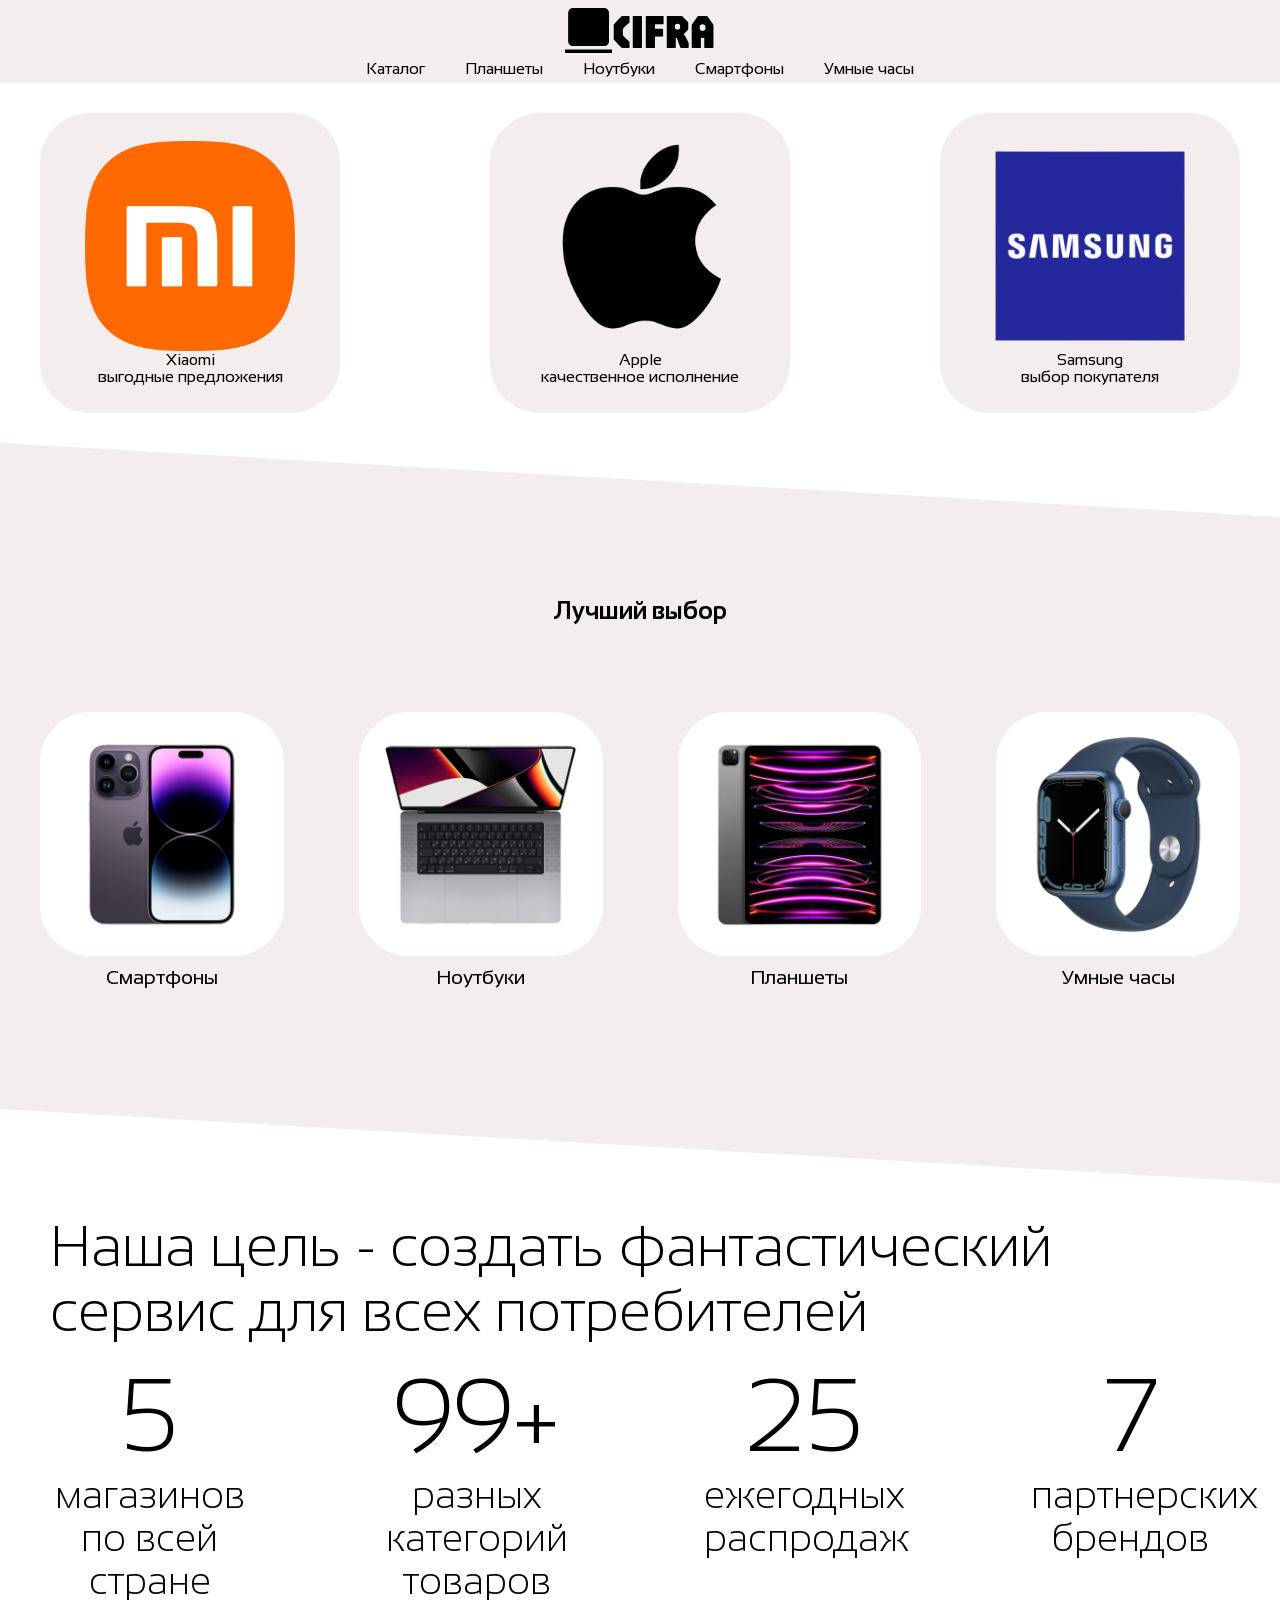
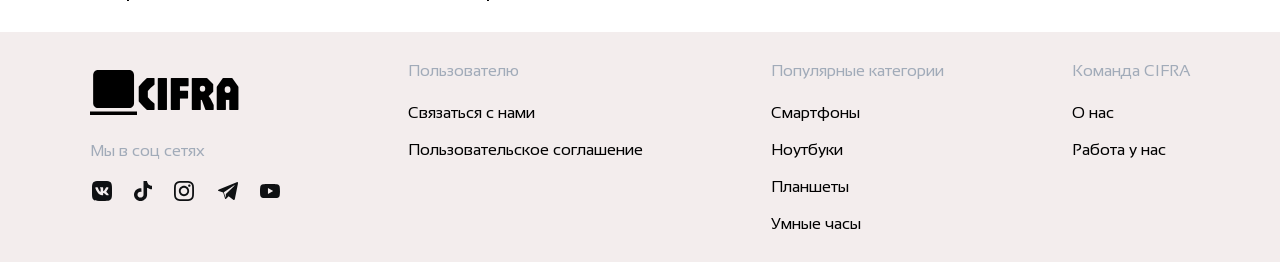
<file: index.html>
<!DOCTYPE html>
<html lang="ru">
<head>
    <link rel="preconnect" href="https://fonts.googleapis.com">
    <link rel="preconnect" href="https://fonts.gstatic.com" crossorigin>
    <link href="https://fonts.googleapis.com/css2?family=Sansation:ital,wght@0,300;0,400;0,700;1,300;1,400;1,700&display=swap" rel="stylesheet">
    <link href="https://fonts.googleapis.com/css2?family=Jaro:opsz@6..72&family=Sansation:ital,wght@0,300;0,400;0,700;1,300;1,400;1,700&display=swap" rel="stylesheet">
    <link rel="stylesheet" href="css/main.css">
    <meta charset="UTF-8">
    <meta name="viewport" content="width=device-width, initial-scale=1.0">
    <title>Главная</title>
</head>
<body>
    <header>
   
        <a href="index.html" class="logo">
            <svg width="43" height="41" viewBox="0 0 43 41" fill="none" xmlns="http://www.w3.org/2000/svg">
                <path d="M7.16667 0C6.02624 0 4.93251 0.498419 4.12611 1.38561C3.3197 2.2728 2.86667 3.47609 2.86667 4.73077V29.9615C2.86667 31.2162 3.3197 32.4195 4.12611 33.3067C4.93251 34.1939 6.02624 34.6923 7.16667 34.6923H35.8333C36.9738 34.6923 38.0675 34.1939 38.8739 33.3067C39.6803 32.4195 40.1333 31.2162 40.1333 29.9615V4.73077C40.1333 3.47609 39.6803 2.2728 38.8739 1.38561C38.0675 0.498419 36.9738 0 35.8333 0H7.16667ZM0 41H43V37.8462H0V41Z" fill="black"/>
            </svg>

            <p>CIFRA</p>
        </a>

        <button class="burger-menu">☰</button>

        <nav>
            <button class="close-btn">✕</button>
            <ul>
                <li><a href="catalog.html?cat=all">Каталог</a></li>
                <li><a href="catalog.html?cat=tablets">Планшеты</a></li>
                <li><a href="catalog.html?cat=laptops">Ноутбуки</a></li>
                <li><a href="catalog.html?cat=smartphones">Смартфоны</a></li>
                <li><a href="catalog.html?cat=watches">Умные часы</a></li>
            </ul>
        </nav>


    </header>

    <section class="models">

        
        <a href="catalog.html?cat=all&brand=xiaomi">
            <img src="img/Xiaomi.png" alt="Xiaomi">
            <p>Xiaomi</p>
            <p>выгодные предложения</p>
        </a>
       

        
        <a href="catalog.html?cat=all&brand=apple">
            <img src="img/Apple.png" alt="Apple">
            <p>Apple</p>
            <p>качественное исполнение</p>
        </a>
      

       
        <a href="catalog.html?cat=all&brand=samsung">
            <img src="img/Samsung.png" alt="Samsung">
            <p>Samsung</p>
            <p>выбор покупателя</p>
        </a>
        


    </section>

    <section class="goods">
        <h1>
            Лучший выбор
        </h1>

        <div class="assort">

            <div class="card">

                <a href="catalog.html?cat=smartphones">
                    <div>
                        <img src="img/Smartphone.png" alt="Smartphone">
                    </div>
                </a>

            <p>Смартфоны</p>

            </div>  

            <div class="card">

            <a href="catalog.html?cat=laptops">     
                    <div>
                        <img src="img/Notebook.png" alt="Laptop">
                    </div>
            </a>

            <p>Ноутбуки</p>
            
            </div>

            <div class="card">

            <a href="catalog.html?cat=tablets">    
                    <div>
                        <img src="img/Tablet.png" alt="Tablet">
                    </div>
            </a>

            <p>Планшеты</p>
            
            </div>

            <div class="card">

                <a href="catalog.html?cat=watches">
                    <div>
                        <img src="img/Smartwatch.png" alt="Watches">
                    </div>
            </a>

            <p>Умные часы</p>
            
            </div>
        </div>

    </section>

    <article>
        <p class="top">
            Наша цель - создать фантастический
            сервис для всех потребителей
        </p>

        <section>
            <div>
                <p class="number">
                    5
                </p>

                <p>
                    магазинов
                    по всей
                    стране
                </p>
            </div>

            <div>
                <p class="number">
                    99+
                </p>

                <p>
                    разных
                    категорий
                    товаров
                </p>
            </div>

           <div>
                <p class="number">
                    25
                </p>

                <p>
                    ежегодных
                    распродаж
                </p>
            </div>

           <div>
                <p class="number">
                    7
                </p>

                <p>
                    партнерских
                    брендов
                </p>
            </div>
        </section>
    </article>

    <footer>
        <div class="footerleft">
            <a href="index.html" class="footerlogo">
                <svg width="43" height="41" viewBox="0 0 43 41" fill="none" xmlns="http://www.w3.org/2000/svg">
                <path d="M7.16667 0C6.02624 0 4.93251 0.498419 4.12611 1.38561C3.3197 2.2728 2.86667 3.47609 2.86667 4.73077V29.9615C2.86667 31.2162 3.3197 32.4195 4.12611 33.3067C4.93251 34.1939 6.02624 34.6923 7.16667 34.6923H35.8333C36.9738 34.6923 38.0675 34.1939 38.8739 33.3067C39.6803 32.4195 40.1333 31.2162 40.1333 29.9615V4.73077C40.1333 3.47609 39.6803 2.2728 38.8739 1.38561C38.0675 0.498419 36.9738 0 35.8333 0H7.16667ZM0 41H43V37.8462H0V41Z" fill="black"/>
                </svg>

                <h1>CIFRA</h1>
            </a>

            <p>Мы в соц сетях</p>

            <div class="socweb">

                <a href="#">
                    <svg width="24" height="24" viewBox="0 0 24 24" fill="none" xmlns="http://www.w3.org/2000/svg">
                    <path d="M15.0728 1.99963C20.6769 1.99965 21.9995 3.333 21.9995 8.93713V15.0729C21.9995 20.6771 20.6663 21.9996 15.062 21.9996H8.92627C3.32238 21.9996 1.99951 20.6663 1.99951 15.0621V8.92639C1.99958 3.33296 3.333 1.99965 8.93701 1.99963H15.0728ZM5.854 8.35413C5.43733 8.35413 5.354 8.55236 5.354 8.77112C5.35422 9.15713 5.84373 11.0735 7.65576 13.6041C8.86412 15.3333 10.5623 16.2711 12.104 16.2711C13.0309 16.2711 13.146 16.0627 13.146 15.7086V14.3961C13.146 13.9796 13.2289 13.8962 13.5308 13.8961C13.7495 13.8961 14.1144 14.0003 14.979 14.8336C15.9683 15.823 16.1352 16.271 16.687 16.2711H18.146C18.5623 16.271 18.7706 16.0627 18.646 15.6569C18.5106 15.2506 18.0415 14.6562 17.4165 13.9479C17.0728 13.5417 16.5625 13.1149 16.4165 12.8961C16.1978 12.6149 16.2603 12.4892 16.4165 12.2496C16.4359 12.2122 18.1984 9.73487 18.3745 8.88538C18.4683 8.57287 18.3745 8.35413 17.937 8.35413H16.479C16.104 8.35413 15.937 8.55236 15.8433 8.77112C15.8321 8.7985 15.0961 10.5919 14.0522 11.7496C13.7085 12.0934 13.562 12.1979 13.3745 12.1979C13.2808 12.1977 13.146 12.0931 13.146 11.7809V8.88538C13.146 8.51046 13.0414 8.35416 12.729 8.35413H10.437C10.2081 8.35422 10.0623 8.53102 10.062 8.68713C10.062 9.0413 10.5835 9.125 10.646 10.1041V12.2496C10.646 12.7184 10.562 12.8024 10.3745 12.8024C9.88481 12.8019 8.67652 10.989 7.96826 8.90588C7.82248 8.52074 7.68689 8.35413 7.31201 8.35413H5.854Z" fill="#0F1113"/>
                    </svg>
                </a>

                <a href="#">
                    <svg width="18" height="20" viewBox="0 0 18 20" fill="none" xmlns="http://www.w3.org/2000/svg">
                    <path d="M15.7584 4.27729C15.6183 4.20752 15.4818 4.13104 15.3496 4.04813C14.9651 3.80333 14.6125 3.51489 14.2995 3.18901C13.5165 2.32613 13.224 1.45076 13.1163 0.837875H13.1206C13.0306 0.32915 13.0678 0 13.0734 0H9.50666V13.2818C9.50666 13.4602 9.50666 13.6364 9.49887 13.8106C9.49887 13.8322 9.49671 13.8522 9.49541 13.8756C9.49541 13.8851 9.49541 13.8951 9.49325 13.9051C9.49325 13.9076 9.49325 13.9101 9.49325 13.9126C9.45565 14.3892 9.29702 14.8495 9.03131 15.2532C8.7656 15.6568 8.40096 15.9914 7.96945 16.2275C7.51973 16.4739 7.01109 16.6032 6.49369 16.6025C4.83188 16.6025 3.48504 15.2976 3.48504 13.686C3.48504 12.0744 4.83188 10.7695 6.49369 10.7695C6.80826 10.7692 7.12089 10.8169 7.41999 10.9107L7.42431 7.41338C6.51634 7.30043 5.59391 7.36992 4.71522 7.61747C3.83653 7.86502 3.02065 8.28524 2.31905 8.85164C1.70428 9.36603 1.18745 9.97979 0.791797 10.6653C0.641235 10.9153 0.0731662 11.9198 0.00437489 13.5502C-0.0388901 14.4755 0.249687 15.4342 0.38727 15.8305V15.8388C0.4738 16.0721 0.809103 16.8683 1.35554 17.5395C1.79617 18.078 2.31675 18.5509 2.90053 18.9432V18.9349L2.90918 18.9432C4.63589 20.0732 6.55036 19.999 6.55036 19.999C6.88177 19.9861 7.99195 19.999 9.25269 19.4236C10.651 18.7857 11.4471 17.8354 11.4471 17.8354C11.9557 17.2675 12.3601 16.6204 12.6429 15.9217C12.9657 15.1047 13.0734 14.1247 13.0734 13.7331V6.68675C13.1167 6.71175 13.693 7.07881 13.693 7.07881C13.693 7.07881 14.5232 7.59129 15.8186 7.92502C16.7479 8.16251 18 8.21251 18 8.21251V4.80268C17.5613 4.84851 16.6705 4.71518 15.7584 4.27729Z" fill="#0F1113"/>
                    </svg>
                </a>

                <a href="#">
                    <svg width="24" height="24" viewBox="0 0 24 24" fill="none" xmlns="http://www.w3.org/2000/svg">
                    <path fill-rule="evenodd" clip-rule="evenodd" d="M7.87701 2.06018C8.94358 2.01151 9.28416 2 12 2C14.7158 2 15.0564 2.01151 16.1229 2.06018C17.1874 2.10873 17.9143 2.27778 18.5504 2.52501C19.208 2.78053 19.7656 3.12245 20.3215 3.67839C20.8775 4.23435 21.2195 4.79203 21.475 5.44958C21.7222 6.08569 21.8913 6.81259 21.9398 7.87701C21.9885 8.94362 22 9.28416 22 12C22 14.7158 21.9885 15.0564 21.9398 16.123C21.8913 17.1874 21.7222 17.9143 21.475 18.5504C21.2195 19.208 20.8775 19.7656 20.3215 20.3215C19.7656 20.8775 19.208 21.2195 18.5504 21.475C17.9143 21.7222 17.1874 21.8913 16.1229 21.9398C15.0564 21.9885 14.7158 22 12 22C9.28416 22 8.94358 21.9885 7.87701 21.9398C6.81259 21.8913 6.08569 21.7222 5.44958 21.475C4.79203 21.2195 4.23432 20.8775 3.67839 20.3215C3.12242 19.7656 2.78053 19.2079 2.52496 18.5504C2.27775 17.9143 2.10873 17.1874 2.06014 16.123C2.01147 15.0564 2 14.7158 2 12C2 9.28413 2.01147 8.94362 2.06014 7.87701C2.10873 6.81259 2.27775 6.08569 2.52496 5.44958C2.78053 4.79203 3.12242 4.23435 3.67839 3.67839C4.23432 3.12245 4.79203 2.78053 5.44958 2.52501C6.08569 2.27778 6.81259 2.10873 7.87701 2.06018ZM16.0408 3.86007C14.9864 3.81196 14.6701 3.8018 12 3.8018C9.32985 3.8018 9.0136 3.81196 7.9591 3.86007C6.98415 3.90457 6.45462 4.06748 6.10225 4.20443C5.63551 4.38584 5.30235 4.60253 4.95244 4.95248C4.60253 5.30239 4.38579 5.63551 4.20438 6.10229C4.06748 6.45466 3.90457 6.98415 3.86007 7.95915C3.81196 9.0136 3.8018 9.32989 3.8018 12C3.8018 14.6701 3.81196 14.9864 3.86007 16.0408C3.90457 17.0158 4.06748 17.5454 4.20438 17.8977C4.38579 18.3645 4.60253 18.6976 4.95244 19.0475C5.30235 19.3975 5.63551 19.6142 6.10225 19.7955C6.45462 19.9325 6.98415 20.0955 7.95915 20.1399C9.01345 20.188 9.32965 20.1982 12 20.1982C14.6703 20.1982 14.9865 20.188 16.0408 20.1399C17.0158 20.0955 17.5453 19.9325 17.8976 19.7955C18.3645 19.6142 18.6976 19.3975 19.0475 19.0475C19.3975 18.6976 19.6141 18.3645 19.7955 17.8977C19.9325 17.5454 20.0954 17.0158 20.1399 16.0408C20.188 14.9864 20.1982 14.6701 20.1982 12C20.1982 9.32989 20.188 9.0136 20.1399 7.95915C20.0954 6.98415 19.9325 6.45466 19.7955 6.10229C19.6141 5.63551 19.3975 5.30239 19.0475 4.95244C18.6976 4.60253 18.3645 4.38584 17.8976 4.20443C17.5453 4.06748 17.0158 3.90457 16.0408 3.86007ZM8.66663 12C8.66663 13.8409 10.159 15.3334 12 15.3334C13.8409 15.3334 15.3334 13.8409 15.3334 12C15.3334 10.159 13.8409 8.66666 12 8.66666C10.159 8.66666 8.66663 10.159 8.66663 12ZM6.86483 12C6.86483 9.16393 9.16393 6.86487 12 6.86487C14.836 6.86487 17.1351 9.16393 17.1351 12C17.1351 14.8361 14.836 17.1351 12 17.1351C9.16393 17.1351 6.86483 14.8361 6.86483 12ZM17.338 7.86196C18.0007 7.86196 18.538 7.32473 18.538 6.66198C18.538 5.99923 18.0007 5.462 17.338 5.462C16.6753 5.462 16.138 5.99923 16.138 6.66198C16.138 7.32473 16.6753 7.86196 17.338 7.86196Z" fill="#0F1113"/>
                    </svg>
                </a>

                <a href="#">
                    <svg width="24" height="24" viewBox="0 0 24 24" fill="none" xmlns="http://www.w3.org/2000/svg">
                    <path d="M20.7215 3.14513L2.92984 10.4988C1.72917 10.9657 1.72917 11.7828 2.71153 12.0163L7.18673 13.5337L8.93315 19.1365C9.15146 19.7202 9.0423 19.9536 9.58806 19.9536C10.0247 19.9536 10.243 19.7202 10.4613 19.4867C10.5704 19.37 11.5528 18.3195 12.6443 17.1522L17.2286 20.7707C18.1019 21.2376 18.6476 21.0042 18.8659 19.9536L21.9221 4.66256C22.2496 3.37858 21.4855 2.67823 20.7215 3.14513ZM18.4293 6.6469L9.91551 14.9344L9.58806 18.7864L7.84164 13.1835L17.8836 6.41345C18.3202 6.06327 18.7568 6.29672 18.4293 6.6469Z" fill="#0F1113"/>
                    </svg>
                </a>

                <a href="#">
                    <svg width="20" height="15" viewBox="0 0 20 15" fill="none" xmlns="http://www.w3.org/2000/svg">
                    <path fill-rule="evenodd" clip-rule="evenodd" d="M19.5821 2.2003C19.3521 1.33422 18.6744 0.652113 17.8139 0.420633C16.2542 0 10 0 10 0C10 0 3.74587 0 2.18614 0.420633C1.32565 0.652147 0.647937 1.33422 0.41792 2.2003C0 3.77014 0 7.0455 0 7.0455C0 7.0455 0 10.3207 0.41792 11.8906C0.647937 12.7567 1.32565 13.4104 2.18614 13.6419C3.74587 14.0625 10 14.0625 10 14.0625C10 14.0625 16.2542 14.0625 17.8139 13.6419C18.6744 13.4104 19.3521 12.7567 19.5821 11.8906C20 10.3207 20 7.0455 20 7.0455C20 7.0455 20 3.77014 19.5821 2.2003ZM7.95455 10.0192V4.07172L13.1818 7.0455L7.95455 10.0192Z" fill="#0F1113"/>
                    </svg>
                </a>


            </div>
        </div>
        
        <div class="upper">
            <p class="mainp">Пользователю</p>
            <div>
                <a href="about.html">Связаться с нами</a>
                <a href="about.html">Пользовательское соглашение</a>
            </div>
        </div>

        <div class="upper">
            <p class="mainp">Популярные категории</p>
            <div>
                <a href="catalog.html?cat=smartphones">Смартфоны</a>
                <a href="catalog.html?cat=laptops">Ноутбуки</a>
                <a href="catalog.html?cat=tablets">Планшеты</a>
                <a href="catalog.html?cat=watches">Умные часы</a>
            </div>
        </div>

        <div class="upper">
            <p class="mainp">Команда CIFRA</p>
            <div>
                <a href="about.html">О нас</a>
                <a href="about.html">Работа у нас</a>
            </div>
        </div>
    </footer>

    <script src="js/form.js"></script>
    <script src="js/burger.js"></script>
</body>
</html>
</file>
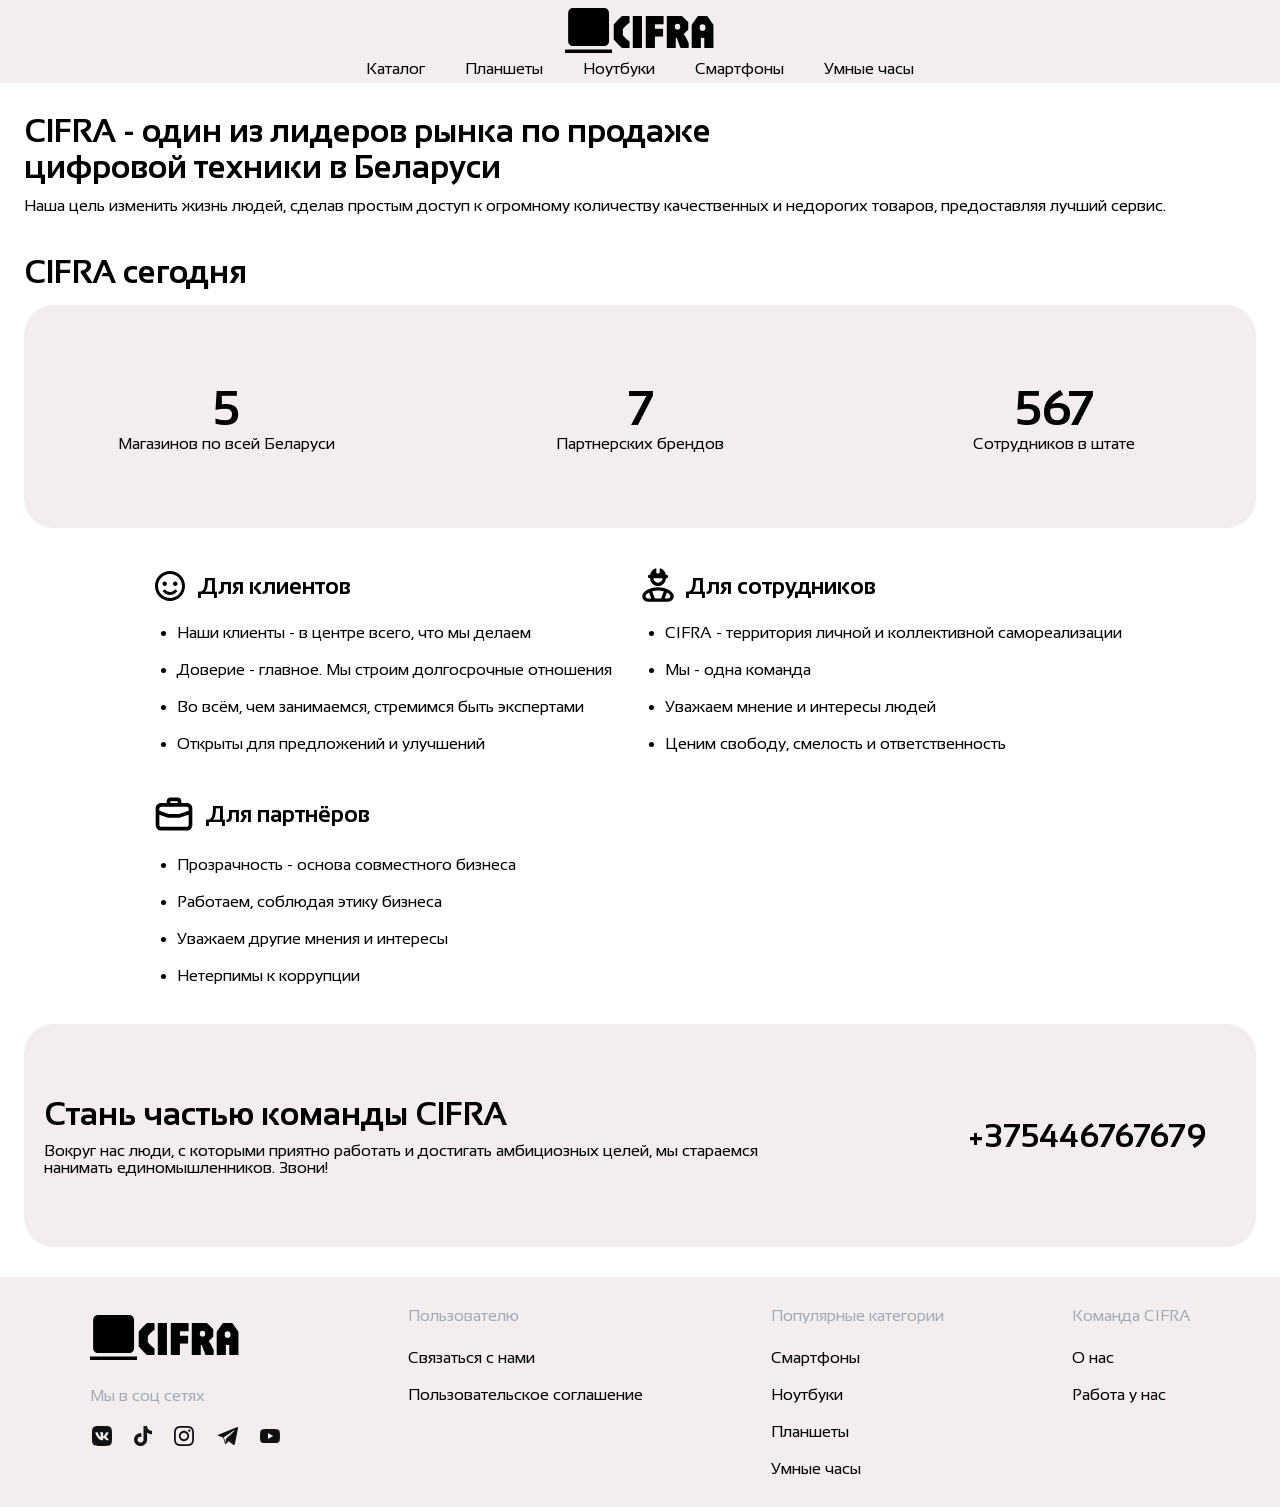
<file: about.html>
<!DOCTYPE html>
<html lang="ru">
<head>
    <meta charset="UTF-8">
    <meta name="viewport" content="width=device-width, initial-scale=1.0">
    <link rel="preconnect" href="https://fonts.googleapis.com">
    <link rel="preconnect" href="https://fonts.gstatic.com" crossorigin>
    <link href="https://fonts.googleapis.com/css2?family=Sansation:ital,wght@0,300;0,400;0,700;1,300;1,400;1,700&display=swap" rel="stylesheet">
    <link href="https://fonts.googleapis.com/css2?family=Jaro:opsz@6..72&family=Sansation:ital,wght@0,300;0,400;0,700;1,300;1,400;1,700&display=swap" rel="stylesheet">
    <link rel="stylesheet" href="css/about.css">
    <title>О нас</title>
</head>
<body>
    <header>
   
        <a href="index.html" class="logo">
            <svg width="43" height="41" viewBox="0 0 43 41" fill="none" xmlns="http://www.w3.org/2000/svg">
                <path d="M7.16667 0C6.02624 0 4.93251 0.498419 4.12611 1.38561C3.3197 2.2728 2.86667 3.47609 2.86667 4.73077V29.9615C2.86667 31.2162 3.3197 32.4195 4.12611 33.3067C4.93251 34.1939 6.02624 34.6923 7.16667 34.6923H35.8333C36.9738 34.6923 38.0675 34.1939 38.8739 33.3067C39.6803 32.4195 40.1333 31.2162 40.1333 29.9615V4.73077C40.1333 3.47609 39.6803 2.2728 38.8739 1.38561C38.0675 0.498419 36.9738 0 35.8333 0H7.16667ZM0 41H43V37.8462H0V41Z" fill="black"/>
            </svg>

            <p>CIFRA</p>
        </a>

        <button class="burger-menu">☰</button>

        <nav>
            <button class="close-btn">✕</button>
            <ul>
                <li><a href="catalog.html?cat=all">Каталог</a></li>
                <li><a href="catalog.html?cat=tablets">Планшеты</a></li>
                <li><a href="catalog.html?cat=laptops">Ноутбуки</a></li>
                <li><a href="catalog.html?cat=smartphones">Смартфоны</a></li>
                <li><a href="catalog.html?cat=watches">Умные часы</a></li>
            </ul>
        </nav>

    </header>


    <section>
        <div class="head">
        <p><span>CIFRA</span> - один из лидеров рынка по продаже цифровой техники в Беларуси</p>

        <p>Наша цель изменить жизнь людей, сделав простым доступ к огромному количеству качественных и 
            недорогих товаров, предоставляя лучший сервис.
        </p>
        </div>

        <div class="about_numbers">
            <p class="cifra_today"><span>CIFRA</span> сегодня</p>
            <div class="today">
                <div>
                    <p>5</p>
                    <p>Магазинов по всей Беларуси</p>
                </div>
                
                <div>
                    <p>7</p>
                    <p>Партнерских брендов</p>
                </div>

                <div>
                    <p>567</p>
                    <p>Сотрудников в штате</p>
                </div>
            </div>
        </div>

        <div class="for_smbd">
            <div>
                <p>
                    <svg width="36" height="36" viewBox="0 0 36 36" fill="none" xmlns="http://www.w3.org/2000/svg">
                    <path d="M12.75 13.5C12.1533 13.5 11.581 13.7371 11.159 14.159C10.7371 14.581 10.5 15.1533 10.5 15.75C10.5 16.3467 10.7371 16.919 11.159 17.341C11.581 17.7629 12.1533 18 12.75 18C13.3467 18 13.919 17.7629 14.341 17.341C14.7629 16.919 15 16.3467 15 15.75C15 15.1533 14.7629 14.581 14.341 14.159C13.919 13.7371 13.3467 13.5 12.75 13.5ZM23.25 13.5C22.005 13.5 21 14.505 21 15.75C21 16.995 22.005 18 23.25 18C24.495 18 25.5 16.995 25.5 15.75C25.5 14.505 24.495 13.5 23.25 13.5Z" fill="black"/>
                    <path d="M18 3C9.735 3 3 9.735 3 18C3 26.265 9.735 33 18 33C26.265 33 33 26.265 33 18C33 9.735 26.265 3 18 3ZM18 30C11.385 30 6 24.615 6 18C6 11.385 11.385 6 18 6C24.615 6 30 11.385 30 18C30 24.615 24.615 30 18 30Z" fill="black"/>
                    <path d="M22.2453 22.245C21.4199 23.0786 20.3652 23.6478 19.2153 23.88C18.0225 24.1238 16.7839 24.0036 15.6603 23.535C14.9461 23.2353 14.2986 22.7968 13.7553 22.245C13.4853 21.975 13.2453 21.675 13.0203 21.36L10.5303 23.04C10.8603 23.52 11.2203 23.97 11.6253 24.36C12.0303 24.765 12.4803 25.14 12.9603 25.455C13.4403 25.77 13.9503 26.055 14.4903 26.28C15.0303 26.505 15.6003 26.685 16.1853 26.805C17.3831 27.0474 18.6174 27.0474 19.8153 26.805C20.3853 26.685 20.9553 26.505 21.5103 26.28C22.0503 26.055 22.5603 25.77 23.0403 25.455C23.5203 25.14 23.9703 24.765 24.3753 24.36C24.7803 23.955 25.1553 23.505 25.4703 23.025L22.9803 21.345C22.7703 21.66 22.5153 21.96 22.2453 22.23V22.245Z" fill="black"/>
                    </svg>
                    Для клиентов
                </p>
                <ul>
                    <li>Наши клиенты - в центре всего, что мы делаем</li>
                    <li>Доверие - главное. Мы строим долгосрочные отношения</li>
                    <li>Во всём, чем занимаемся, стремимся быть экспертами</li>
                    <li>Открыты для предложений и улучшений</li>
                </ul>
            </div>

            <div>
                <p class="workers">
                <svg width="36" height="36" viewBox="0 0 36 36" fill="none" xmlns="http://www.w3.org/2000/svg">
                <path fill-rule="evenodd" clip-rule="evenodd" d="M10.2037 6.74999C10.4322 5.16328 11.1395 3.6841 12.2311 2.51009C13.3227 1.33608 14.7466 0.523173 16.3125 0.179993V3.93749C16.3125 4.38505 16.4903 4.81427 16.8068 5.13074C17.1232 5.4472 17.5524 5.62499 18 5.62499C18.4476 5.62499 18.8768 5.4472 19.1932 5.13074C19.5097 4.81427 19.6875 4.38505 19.6875 3.93749V0.179993C21.253 0.523578 22.6764 1.33666 23.7675 2.51064C24.8587 3.68461 25.5657 5.16358 25.794 6.74999H26.4375C26.8851 6.74999 27.3143 6.92778 27.6307 7.24425C27.9472 7.56072 28.125 7.98994 28.125 8.43749C28.125 8.88505 27.9472 9.31427 27.6307 9.63074C27.3143 9.9472 26.8851 10.125 26.4375 10.125H25.875C25.875 12.2136 25.0453 14.2166 23.5685 15.6935C22.0916 17.1703 20.0886 18 18 18C15.9114 18 13.9084 17.1703 12.4315 15.6935C10.9547 14.2166 10.125 12.2136 10.125 10.125H9.5625C9.11495 10.125 8.68572 9.9472 8.36926 9.63074C8.05279 9.31427 7.875 8.88505 7.875 8.43749C7.875 7.98994 8.05279 7.56072 8.36926 7.24425C8.68572 6.92778 9.11495 6.74999 9.5625 6.74999H10.2037ZM18 14.625C16.8065 14.625 15.6619 14.1509 14.818 13.307C13.9741 12.4631 13.5 11.3185 13.5 10.125H22.5C22.5 11.3185 22.0259 12.4631 21.182 13.307C20.3381 14.1509 19.1935 14.625 18 14.625ZM5.625 28.125C5.625 27.666 6.12 26.3047 8.595 24.8422C8.76023 24.7449 8.92752 24.6512 9.09675 24.561L11.2725 30.375H7.875C7.27826 30.375 6.70597 30.1379 6.28401 29.716C5.86205 29.294 5.625 28.7217 5.625 28.125ZM14.8815 30.375L12.2287 23.3055C14.1049 22.7662 16.0479 22.495 18 22.5C20.0925 22.5 22.05 22.8037 23.7712 23.3032L21.1208 30.375H14.8815ZM24.7253 30.375H28.125C28.7217 30.375 29.294 30.1379 29.716 29.716C30.1379 29.294 30.375 28.7217 30.375 28.125C30.375 27.666 29.88 26.3047 27.405 24.8422C27.2398 24.7449 27.0725 24.6512 26.9032 24.561L24.7253 30.375ZM18 19.125C9.3375 19.125 2.25 23.625 2.25 28.125C2.25 29.6168 2.84263 31.0476 3.89752 32.1025C4.95242 33.1574 6.38316 33.75 7.875 33.75H28.125C29.6168 33.75 31.0476 33.1574 32.1025 32.1025C33.1574 31.0476 33.75 29.6168 33.75 28.125C33.75 23.625 26.6625 19.125 18 19.125Z" fill="black"/>
                </svg>
                Для сотрудников
            </p>
                <ul>
                    <li>CIFRA - территория личной и коллективной самореализации</li>
                    <li>Мы - одна команда</li>
                    <li>Уважаем мнение и интересы людей</li>
                    <li>Ценим свободу, смелость и ответственность</li>
                </ul>
            </div>

            <div>
                <p>
                    <svg width="44" height="44" viewBox="0 0 44 44" fill="none" xmlns="http://www.w3.org/2000/svg">
                    <path d="M34.8337 11H29.3337V9.16667C29.3337 8.19421 28.9474 7.26158 28.2597 6.57394C27.5721 5.88631 26.6395 5.5 25.667 5.5H18.3337C17.3612 5.5 16.4286 5.88631 15.7409 6.57394C15.0533 7.26158 14.667 8.19421 14.667 9.16667V11H9.16699C7.7083 11 6.30936 11.5795 5.27791 12.6109C4.24645 13.6424 3.66699 15.0413 3.66699 16.5V33C3.66699 34.4587 4.24645 35.8576 5.27791 36.8891C6.30936 37.9205 7.7083 38.5 9.16699 38.5H34.8337C36.2924 38.5 37.6913 37.9205 38.7227 36.8891C39.7542 35.8576 40.3337 34.4587 40.3337 33V16.5C40.3337 15.0413 39.7542 13.6424 38.7227 12.6109C37.6913 11.5795 36.2924 11 34.8337 11ZM18.3337 9.16667H25.667V11H18.3337V9.16667ZM36.667 33C36.667 33.4862 36.4738 33.9525 36.13 34.2964C35.7862 34.6402 35.3199 34.8333 34.8337 34.8333H9.16699C8.68076 34.8333 8.21445 34.6402 7.87063 34.2964C7.52681 33.9525 7.33366 33.4862 7.33366 33V22.715L15.9137 25.6667C16.1083 25.6929 16.3056 25.6929 16.5003 25.6667H27.5003C27.6991 25.6628 27.8965 25.6319 28.087 25.575L36.667 22.715V33ZM36.667 18.8467L27.207 22H16.7937L7.33366 18.8467V16.5C7.33366 16.0138 7.52681 15.5475 7.87063 15.2036C8.21445 14.8598 8.68076 14.6667 9.16699 14.6667H34.8337C35.3199 14.6667 35.7862 14.8598 36.13 15.2036C36.4738 15.5475 36.667 16.0138 36.667 16.5V18.8467Z" fill="black"/>
                    </svg>
                    Для партнёров
                </p>
                <ul>
                    <li>Прозрачность - основа совместного бизнеса</li>
                    <li>Работаем, соблюдая этику бизнеса</li>
                    <li>Уважаем другие мнения и интересы</li>
                    <li>Нетерпимы к коррупции</li>
                </ul>
            </div>
        </div>

        <div class="call_us">
            <div class="text_box">
            <p>Стань частью команды CIFRA</p>
            <p>Вокруг нас люди, с которыми приятно работать и достигать
            амбициозных целей, мы стараемся нанимать единомышленников.
            Звони!</p>
            </div>

            <div class="number">+375446767679</div>
        </div>
    </section>



    <footer>
        <div class="footerleft">
            <a href="index.html" class="footerlogo">
                <svg width="43" height="41" viewBox="0 0 43 41" fill="none" xmlns="http://www.w3.org/2000/svg">
                <path d="M7.16667 0C6.02624 0 4.93251 0.498419 4.12611 1.38561C3.3197 2.2728 2.86667 3.47609 2.86667 4.73077V29.9615C2.86667 31.2162 3.3197 32.4195 4.12611 33.3067C4.93251 34.1939 6.02624 34.6923 7.16667 34.6923H35.8333C36.9738 34.6923 38.0675 34.1939 38.8739 33.3067C39.6803 32.4195 40.1333 31.2162 40.1333 29.9615V4.73077C40.1333 3.47609 39.6803 2.2728 38.8739 1.38561C38.0675 0.498419 36.9738 0 35.8333 0H7.16667ZM0 41H43V37.8462H0V41Z" fill="black"/>
                </svg>

                <h1>CIFRA</h1>
            </a>

            <p>Мы в соц сетях</p>

            <div class="socweb">

                <a href="#">
                    <svg width="24" height="24" viewBox="0 0 24 24" fill="none" xmlns="http://www.w3.org/2000/svg">
                    <path d="M15.0728 1.99963C20.6769 1.99965 21.9995 3.333 21.9995 8.93713V15.0729C21.9995 20.6771 20.6663 21.9996 15.062 21.9996H8.92627C3.32238 21.9996 1.99951 20.6663 1.99951 15.0621V8.92639C1.99958 3.33296 3.333 1.99965 8.93701 1.99963H15.0728ZM5.854 8.35413C5.43733 8.35413 5.354 8.55236 5.354 8.77112C5.35422 9.15713 5.84373 11.0735 7.65576 13.6041C8.86412 15.3333 10.5623 16.2711 12.104 16.2711C13.0309 16.2711 13.146 16.0627 13.146 15.7086V14.3961C13.146 13.9796 13.2289 13.8962 13.5308 13.8961C13.7495 13.8961 14.1144 14.0003 14.979 14.8336C15.9683 15.823 16.1352 16.271 16.687 16.2711H18.146C18.5623 16.271 18.7706 16.0627 18.646 15.6569C18.5106 15.2506 18.0415 14.6562 17.4165 13.9479C17.0728 13.5417 16.5625 13.1149 16.4165 12.8961C16.1978 12.6149 16.2603 12.4892 16.4165 12.2496C16.4359 12.2122 18.1984 9.73487 18.3745 8.88538C18.4683 8.57287 18.3745 8.35413 17.937 8.35413H16.479C16.104 8.35413 15.937 8.55236 15.8433 8.77112C15.8321 8.7985 15.0961 10.5919 14.0522 11.7496C13.7085 12.0934 13.562 12.1979 13.3745 12.1979C13.2808 12.1977 13.146 12.0931 13.146 11.7809V8.88538C13.146 8.51046 13.0414 8.35416 12.729 8.35413H10.437C10.2081 8.35422 10.0623 8.53102 10.062 8.68713C10.062 9.0413 10.5835 9.125 10.646 10.1041V12.2496C10.646 12.7184 10.562 12.8024 10.3745 12.8024C9.88481 12.8019 8.67652 10.989 7.96826 8.90588C7.82248 8.52074 7.68689 8.35413 7.31201 8.35413H5.854Z" fill="#0F1113"/>
                    </svg>
                </a>

                <a href="#">
                    <svg width="18" height="20" viewBox="0 0 18 20" fill="none" xmlns="http://www.w3.org/2000/svg">
                    <path d="M15.7584 4.27729C15.6183 4.20752 15.4818 4.13104 15.3496 4.04813C14.9651 3.80333 14.6125 3.51489 14.2995 3.18901C13.5165 2.32613 13.224 1.45076 13.1163 0.837875H13.1206C13.0306 0.32915 13.0678 0 13.0734 0H9.50666V13.2818C9.50666 13.4602 9.50666 13.6364 9.49887 13.8106C9.49887 13.8322 9.49671 13.8522 9.49541 13.8756C9.49541 13.8851 9.49541 13.8951 9.49325 13.9051C9.49325 13.9076 9.49325 13.9101 9.49325 13.9126C9.45565 14.3892 9.29702 14.8495 9.03131 15.2532C8.7656 15.6568 8.40096 15.9914 7.96945 16.2275C7.51973 16.4739 7.01109 16.6032 6.49369 16.6025C4.83188 16.6025 3.48504 15.2976 3.48504 13.686C3.48504 12.0744 4.83188 10.7695 6.49369 10.7695C6.80826 10.7692 7.12089 10.8169 7.41999 10.9107L7.42431 7.41338C6.51634 7.30043 5.59391 7.36992 4.71522 7.61747C3.83653 7.86502 3.02065 8.28524 2.31905 8.85164C1.70428 9.36603 1.18745 9.97979 0.791797 10.6653C0.641235 10.9153 0.0731662 11.9198 0.00437489 13.5502C-0.0388901 14.4755 0.249687 15.4342 0.38727 15.8305V15.8388C0.4738 16.0721 0.809103 16.8683 1.35554 17.5395C1.79617 18.078 2.31675 18.5509 2.90053 18.9432V18.9349L2.90918 18.9432C4.63589 20.0732 6.55036 19.999 6.55036 19.999C6.88177 19.9861 7.99195 19.999 9.25269 19.4236C10.651 18.7857 11.4471 17.8354 11.4471 17.8354C11.9557 17.2675 12.3601 16.6204 12.6429 15.9217C12.9657 15.1047 13.0734 14.1247 13.0734 13.7331V6.68675C13.1167 6.71175 13.693 7.07881 13.693 7.07881C13.693 7.07881 14.5232 7.59129 15.8186 7.92502C16.7479 8.16251 18 8.21251 18 8.21251V4.80268C17.5613 4.84851 16.6705 4.71518 15.7584 4.27729Z" fill="#0F1113"/>
                    </svg>
                </a>

                <a href="#">
                    <svg width="24" height="24" viewBox="0 0 24 24" fill="none" xmlns="http://www.w3.org/2000/svg">
                    <path fill-rule="evenodd" clip-rule="evenodd" d="M7.87701 2.06018C8.94358 2.01151 9.28416 2 12 2C14.7158 2 15.0564 2.01151 16.1229 2.06018C17.1874 2.10873 17.9143 2.27778 18.5504 2.52501C19.208 2.78053 19.7656 3.12245 20.3215 3.67839C20.8775 4.23435 21.2195 4.79203 21.475 5.44958C21.7222 6.08569 21.8913 6.81259 21.9398 7.87701C21.9885 8.94362 22 9.28416 22 12C22 14.7158 21.9885 15.0564 21.9398 16.123C21.8913 17.1874 21.7222 17.9143 21.475 18.5504C21.2195 19.208 20.8775 19.7656 20.3215 20.3215C19.7656 20.8775 19.208 21.2195 18.5504 21.475C17.9143 21.7222 17.1874 21.8913 16.1229 21.9398C15.0564 21.9885 14.7158 22 12 22C9.28416 22 8.94358 21.9885 7.87701 21.9398C6.81259 21.8913 6.08569 21.7222 5.44958 21.475C4.79203 21.2195 4.23432 20.8775 3.67839 20.3215C3.12242 19.7656 2.78053 19.2079 2.52496 18.5504C2.27775 17.9143 2.10873 17.1874 2.06014 16.123C2.01147 15.0564 2 14.7158 2 12C2 9.28413 2.01147 8.94362 2.06014 7.87701C2.10873 6.81259 2.27775 6.08569 2.52496 5.44958C2.78053 4.79203 3.12242 4.23435 3.67839 3.67839C4.23432 3.12245 4.79203 2.78053 5.44958 2.52501C6.08569 2.27778 6.81259 2.10873 7.87701 2.06018ZM16.0408 3.86007C14.9864 3.81196 14.6701 3.8018 12 3.8018C9.32985 3.8018 9.0136 3.81196 7.9591 3.86007C6.98415 3.90457 6.45462 4.06748 6.10225 4.20443C5.63551 4.38584 5.30235 4.60253 4.95244 4.95248C4.60253 5.30239 4.38579 5.63551 4.20438 6.10229C4.06748 6.45466 3.90457 6.98415 3.86007 7.95915C3.81196 9.0136 3.8018 9.32989 3.8018 12C3.8018 14.6701 3.81196 14.9864 3.86007 16.0408C3.90457 17.0158 4.06748 17.5454 4.20438 17.8977C4.38579 18.3645 4.60253 18.6976 4.95244 19.0475C5.30235 19.3975 5.63551 19.6142 6.10225 19.7955C6.45462 19.9325 6.98415 20.0955 7.95915 20.1399C9.01345 20.188 9.32965 20.1982 12 20.1982C14.6703 20.1982 14.9865 20.188 16.0408 20.1399C17.0158 20.0955 17.5453 19.9325 17.8976 19.7955C18.3645 19.6142 18.6976 19.3975 19.0475 19.0475C19.3975 18.6976 19.6141 18.3645 19.7955 17.8977C19.9325 17.5454 20.0954 17.0158 20.1399 16.0408C20.188 14.9864 20.1982 14.6701 20.1982 12C20.1982 9.32989 20.188 9.0136 20.1399 7.95915C20.0954 6.98415 19.9325 6.45466 19.7955 6.10229C19.6141 5.63551 19.3975 5.30239 19.0475 4.95244C18.6976 4.60253 18.3645 4.38584 17.8976 4.20443C17.5453 4.06748 17.0158 3.90457 16.0408 3.86007ZM8.66663 12C8.66663 13.8409 10.159 15.3334 12 15.3334C13.8409 15.3334 15.3334 13.8409 15.3334 12C15.3334 10.159 13.8409 8.66666 12 8.66666C10.159 8.66666 8.66663 10.159 8.66663 12ZM6.86483 12C6.86483 9.16393 9.16393 6.86487 12 6.86487C14.836 6.86487 17.1351 9.16393 17.1351 12C17.1351 14.8361 14.836 17.1351 12 17.1351C9.16393 17.1351 6.86483 14.8361 6.86483 12ZM17.338 7.86196C18.0007 7.86196 18.538 7.32473 18.538 6.66198C18.538 5.99923 18.0007 5.462 17.338 5.462C16.6753 5.462 16.138 5.99923 16.138 6.66198C16.138 7.32473 16.6753 7.86196 17.338 7.86196Z" fill="#0F1113"/>
                    </svg>
                </a>

                <a href="#">
                    <svg width="24" height="24" viewBox="0 0 24 24" fill="none" xmlns="http://www.w3.org/2000/svg">
                    <path d="M20.7215 3.14513L2.92984 10.4988C1.72917 10.9657 1.72917 11.7828 2.71153 12.0163L7.18673 13.5337L8.93315 19.1365C9.15146 19.7202 9.0423 19.9536 9.58806 19.9536C10.0247 19.9536 10.243 19.7202 10.4613 19.4867C10.5704 19.37 11.5528 18.3195 12.6443 17.1522L17.2286 20.7707C18.1019 21.2376 18.6476 21.0042 18.8659 19.9536L21.9221 4.66256C22.2496 3.37858 21.4855 2.67823 20.7215 3.14513ZM18.4293 6.6469L9.91551 14.9344L9.58806 18.7864L7.84164 13.1835L17.8836 6.41345C18.3202 6.06327 18.7568 6.29672 18.4293 6.6469Z" fill="#0F1113"/>
                    </svg>
                </a>

                <a href="#">
                    <svg width="20" height="15" viewBox="0 0 20 15" fill="none" xmlns="http://www.w3.org/2000/svg">
                    <path fill-rule="evenodd" clip-rule="evenodd" d="M19.5821 2.2003C19.3521 1.33422 18.6744 0.652113 17.8139 0.420633C16.2542 0 10 0 10 0C10 0 3.74587 0 2.18614 0.420633C1.32565 0.652147 0.647937 1.33422 0.41792 2.2003C0 3.77014 0 7.0455 0 7.0455C0 7.0455 0 10.3207 0.41792 11.8906C0.647937 12.7567 1.32565 13.4104 2.18614 13.6419C3.74587 14.0625 10 14.0625 10 14.0625C10 14.0625 16.2542 14.0625 17.8139 13.6419C18.6744 13.4104 19.3521 12.7567 19.5821 11.8906C20 10.3207 20 7.0455 20 7.0455C20 7.0455 20 3.77014 19.5821 2.2003ZM7.95455 10.0192V4.07172L13.1818 7.0455L7.95455 10.0192Z" fill="#0F1113"/>
                    </svg>
                </a>


            </div>
        </div>
        
        <div class="upper">
            <p class="mainp">Пользователю</p>
            <div>
                <a href="about.html">Связаться с нами</a>
                <a href="about.html">Пользовательское соглашение</a>
            </div>
        </div>

        <div class="upper">
            <p class="mainp">Популярные категории</p>
            <div>
                <a href="catalog.html?cat=smartphones">Смартфоны</a>
                <a href="catalog.html?cat=laptops">Ноутбуки</a>
                <a href="catalog.html?cat=tablets">Планшеты</a>
                <a href="catalog.html?cat=watches">Умные часы</a>
            </div>
        </div>

        <div class="upper">
            <p class="mainp">Команда CIFRA</p>
            <div>
                <a href="about.html">О нас</a>
                <a href="about.html">Работа у нас</a>
            </div>
        </div>
    </footer>

    <script src="js/burger.js"></script>
</body>
</html>
</file>
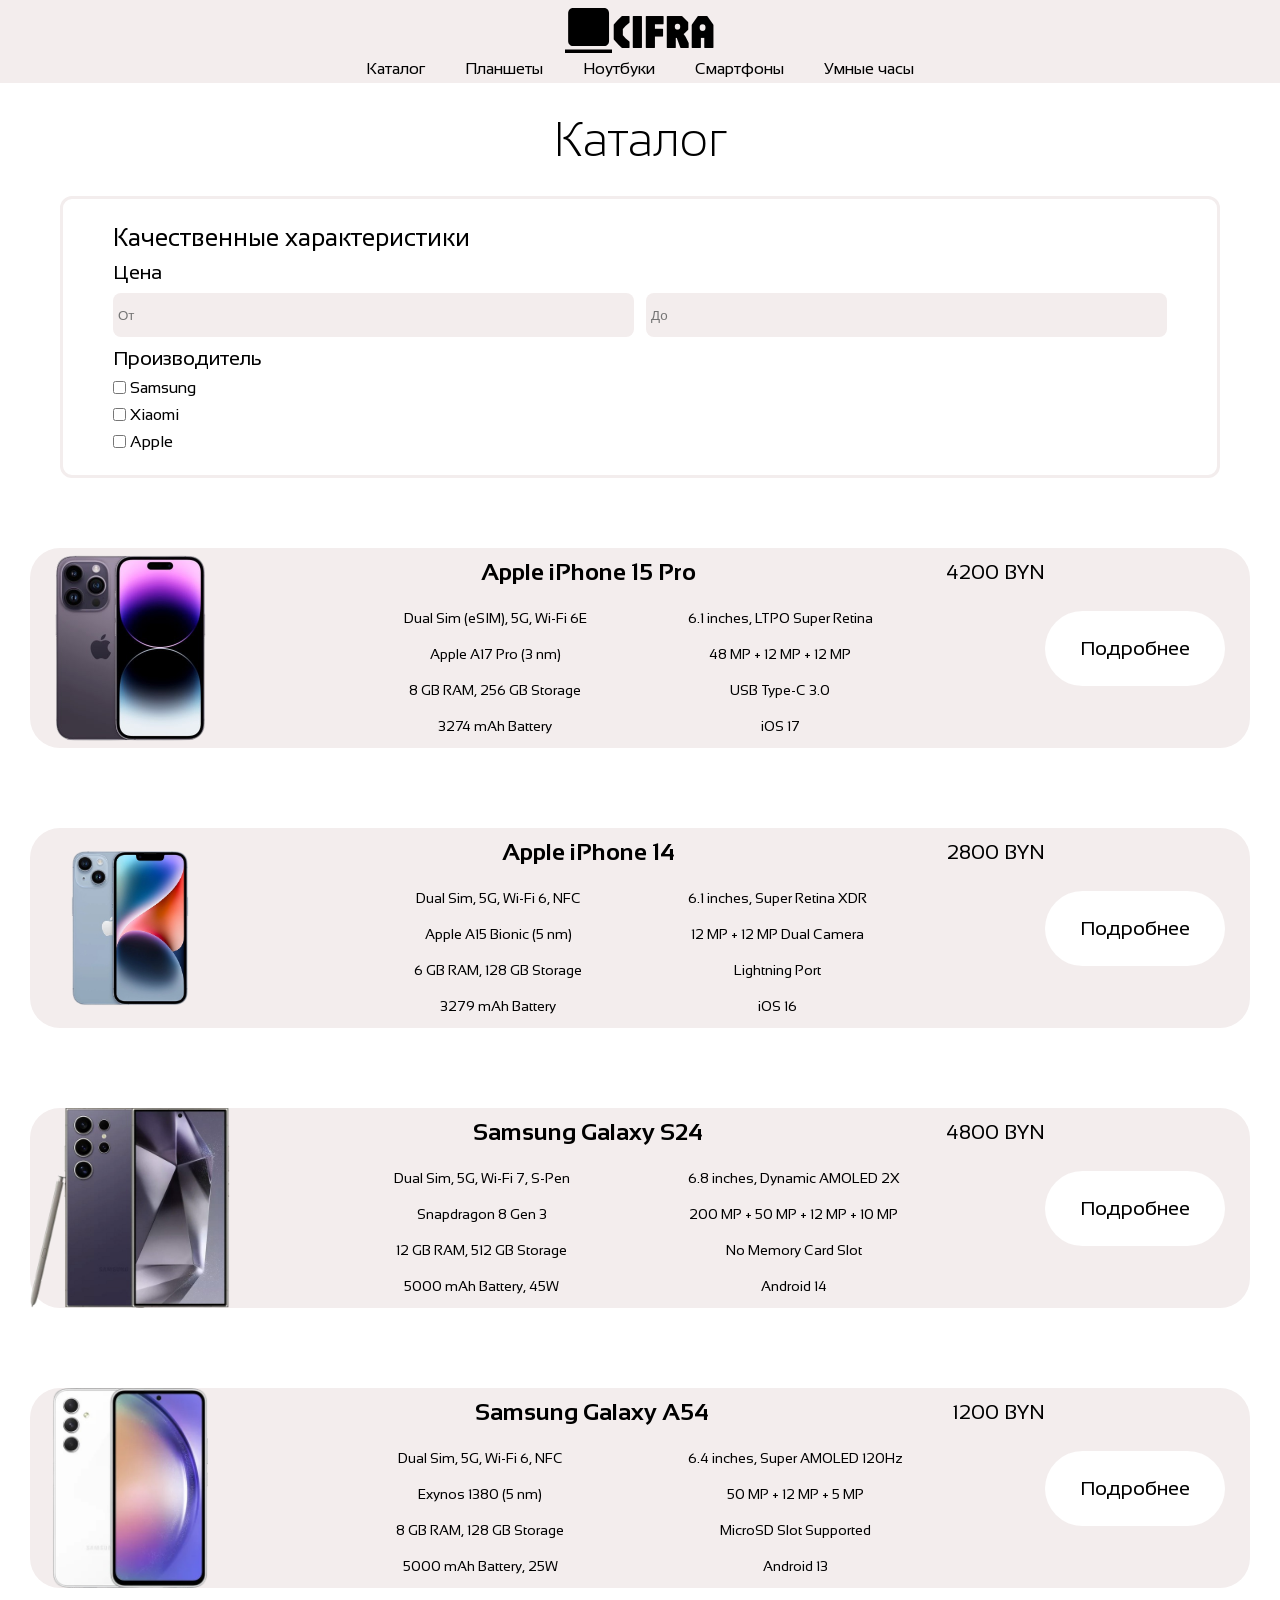
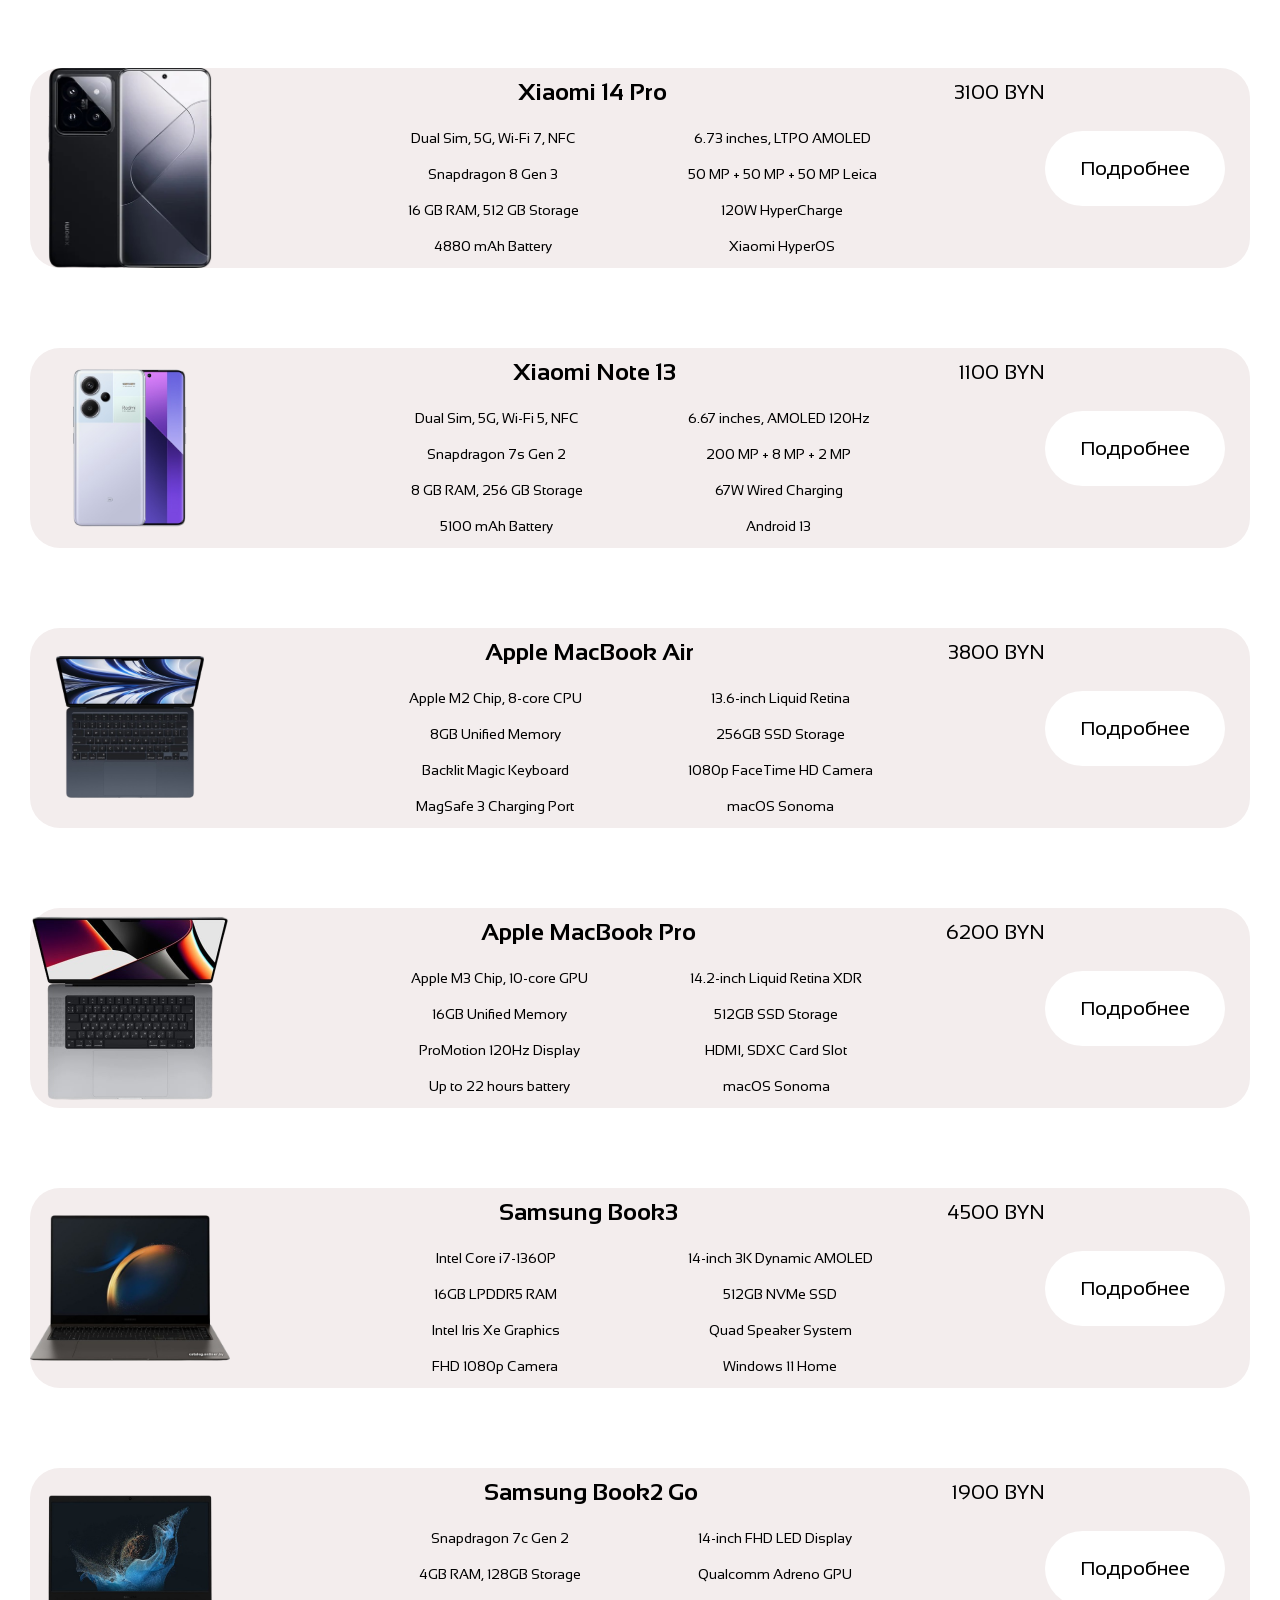
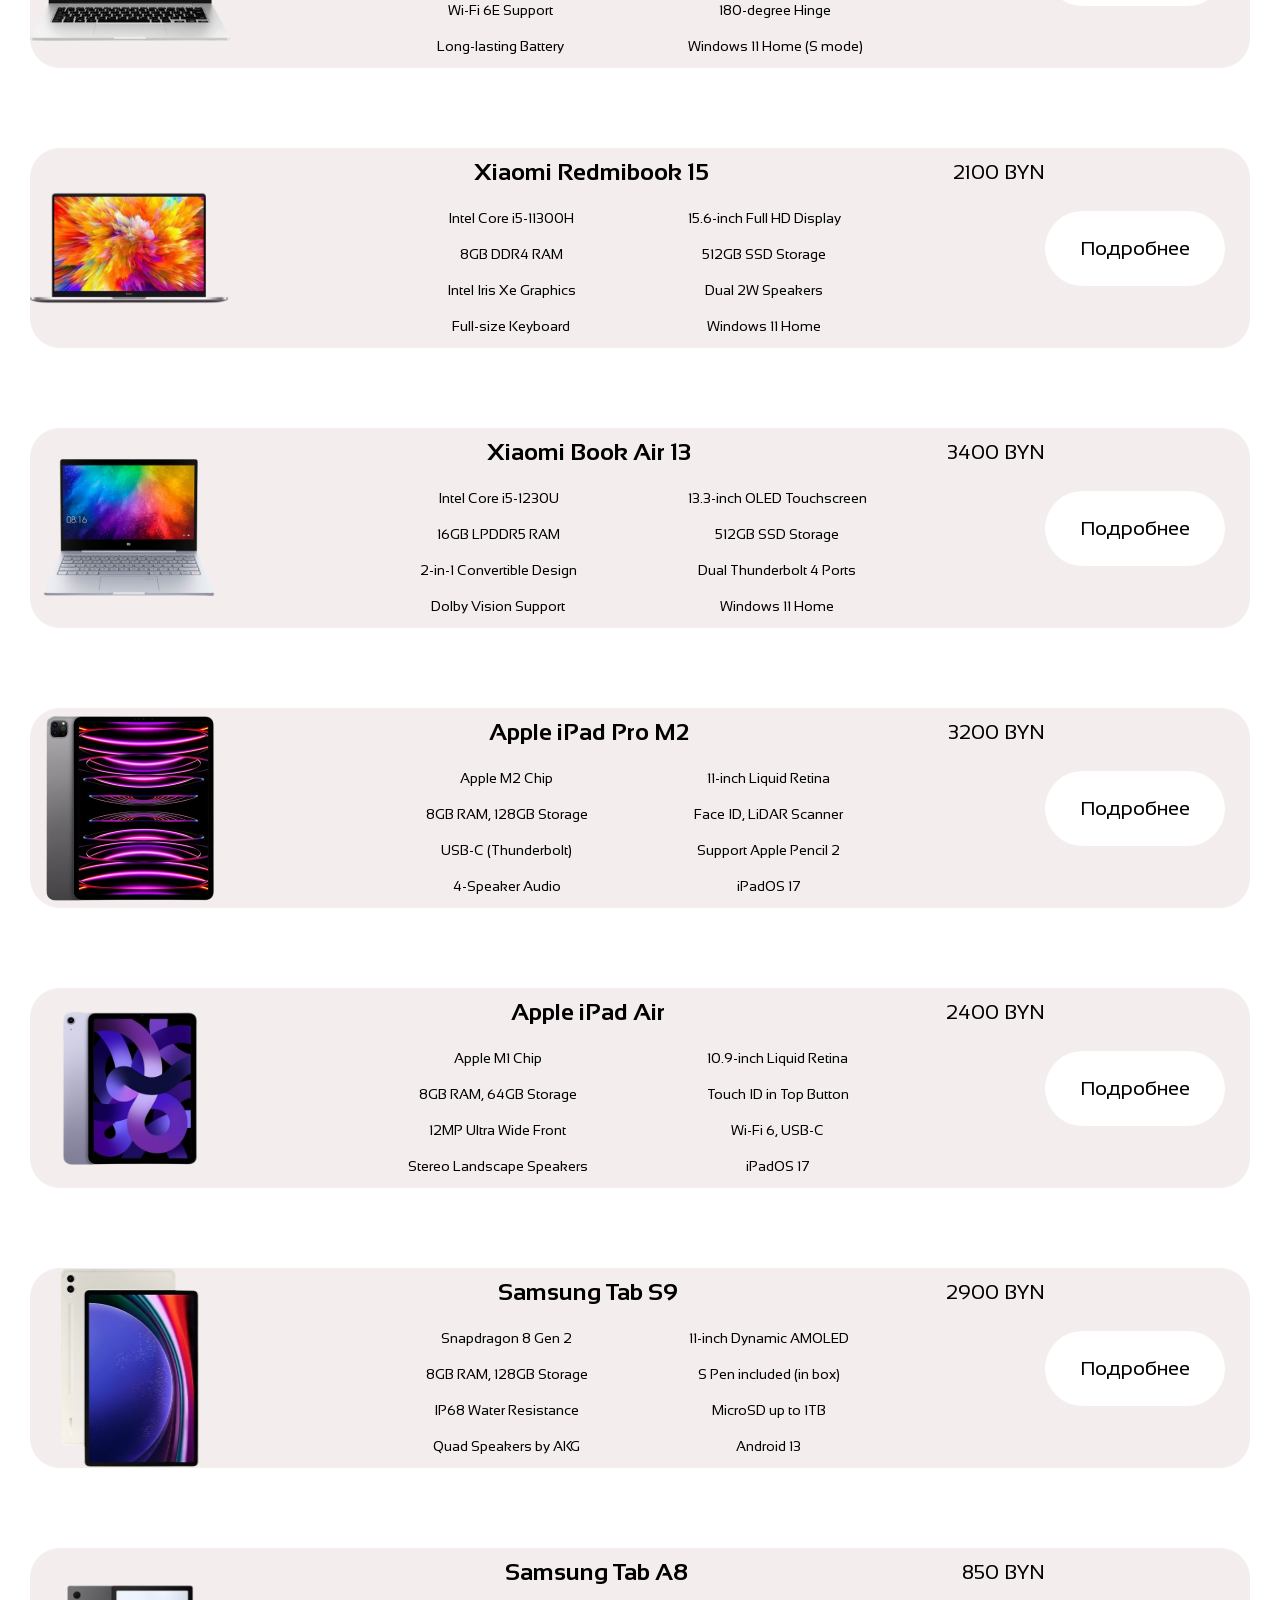
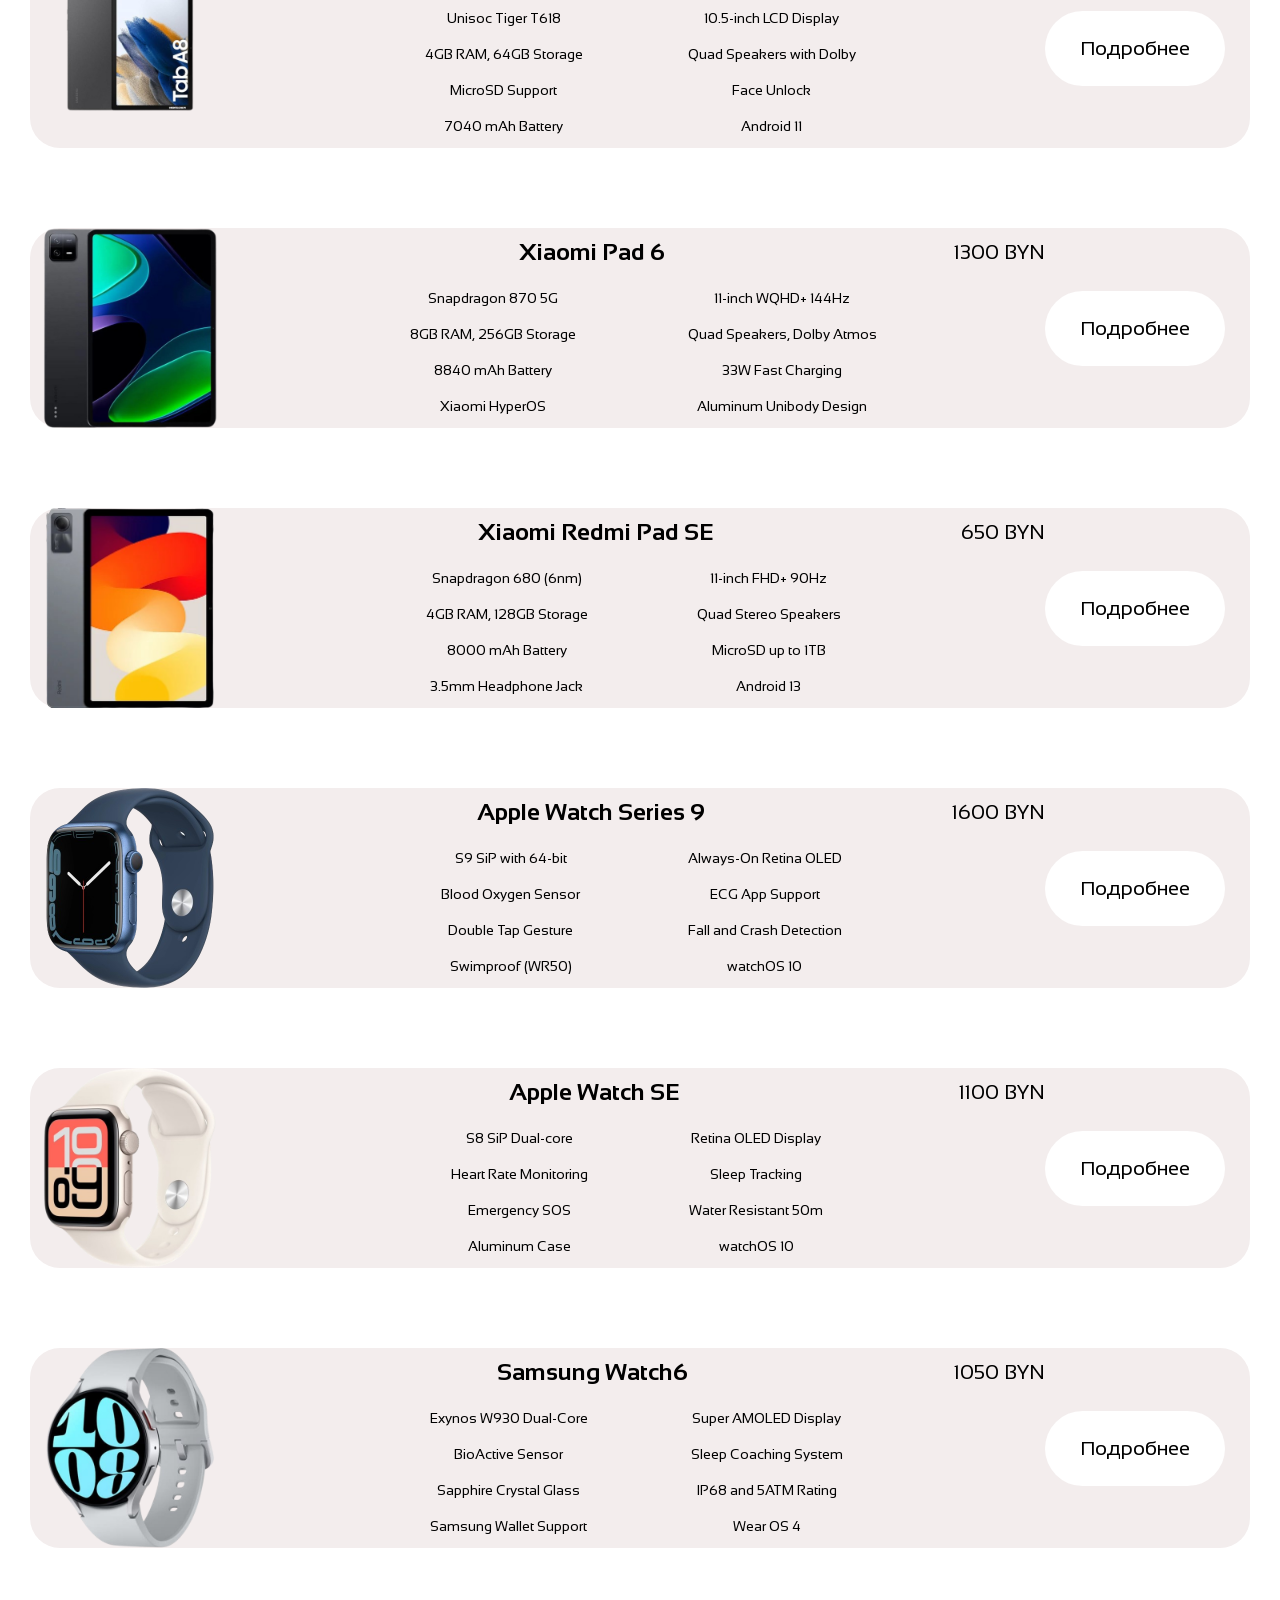
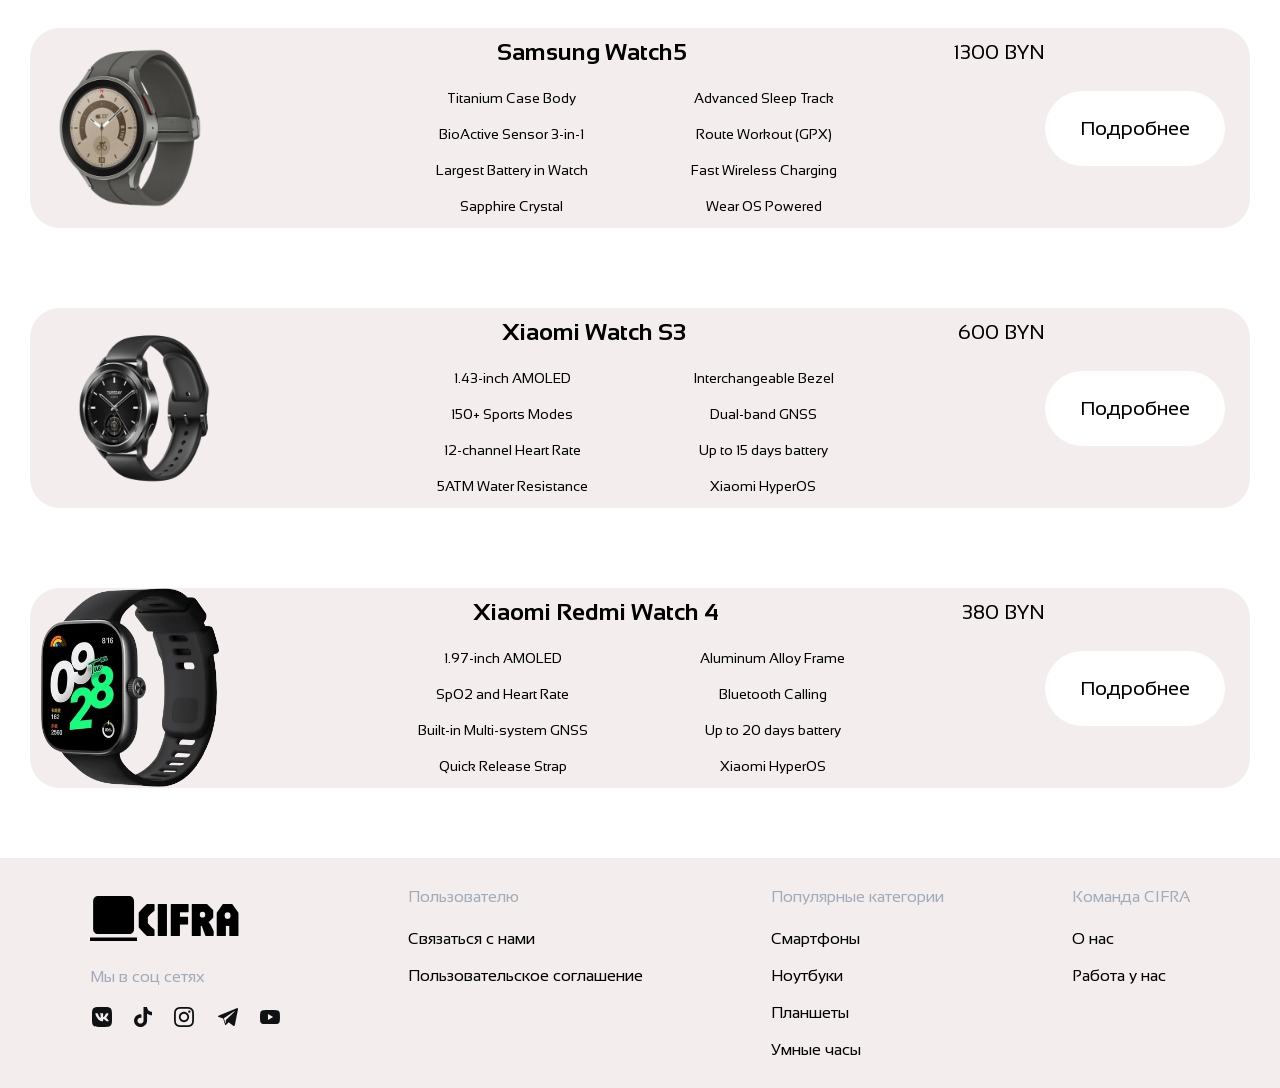
<file: catalog.html>
<!DOCTYPE html>
<html lang="ru">
<head>
    <meta charset="UTF-8">
    <meta name="viewport" content="width=device-width, initial-scale=1.0">
    <link rel="preconnect" href="https://fonts.googleapis.com">
    <link rel="preconnect" href="https://fonts.gstatic.com" crossorigin>
    <link href="https://fonts.googleapis.com/css2?family=Sansation:ital,wght@0,300;0,400;0,700;1,300;1,400;1,700&display=swap" rel="stylesheet">
    <link href="https://fonts.googleapis.com/css2?family=Jaro:opsz@6..72&family=Sansation:ital,wght@0,300;0,400;0,700;1,300;1,400;1,700&display=swap" rel="stylesheet">
    <link rel="stylesheet" href="css/catalog.css">
    <title>Каталог</title>
</head>
<body>
    <header>
   
        <a href="index.html" class="logo">
            <svg width="43" height="41" viewBox="0 0 43 41" fill="none" xmlns="http://www.w3.org/2000/svg">
                <path d="M7.16667 0C6.02624 0 4.93251 0.498419 4.12611 1.38561C3.3197 2.2728 2.86667 3.47609 2.86667 4.73077V29.9615C2.86667 31.2162 3.3197 32.4195 4.12611 33.3067C4.93251 34.1939 6.02624 34.6923 7.16667 34.6923H35.8333C36.9738 34.6923 38.0675 34.1939 38.8739 33.3067C39.6803 32.4195 40.1333 31.2162 40.1333 29.9615V4.73077C40.1333 3.47609 39.6803 2.2728 38.8739 1.38561C38.0675 0.498419 36.9738 0 35.8333 0H7.16667ZM0 41H43V37.8462H0V41Z" fill="black"/>
            </svg>

            <p>CIFRA</p>
        </a>

        <button class="burger-menu">☰</button>

        <nav>
            <button class="close-btn">✕</button>
            <ul>
                <li><a href="catalog.html?cat=all">Каталог</a></li>
                <li><a href="catalog.html?cat=tablets">Планшеты</a></li>
                <li><a href="catalog.html?cat=laptops">Ноутбуки</a></li>
                <li><a href="catalog.html?cat=smartphones">Смартфоны</a></li>
                <li><a href="catalog.html?cat=watches">Умные часы</a></li>
            </ul>
        </nav>

    </header>

    <h1 id="category-title"></h1>

    <section class="filtre">
        <p class="pmain">Качественные характеристики</p>

        <div class="cost-model">
            <div class="cost-up">
                <p>Цена</p>

                <div class="cost-filtre">
                    <input type="number" id="price-from" class="price-input" placeholder="От">
                    <input type="number" id="price-to" class="price-input" placeholder="До">
                </div>
                


                

                <div class="model">
                        <p>Производитель</p>

                        <div class="checksmodel">

                            <div>
                                <input type="checkbox" class="brand-filter" value="samsung">
                                <p>Samsung</p>
                            </div>

                            <div>
                                <input type="checkbox" class="brand-filter" value="xiaomi">
                                <p>Xiaomi</p>
                            </div>

                            <div>
                                <input type="checkbox" class="brand-filter" value="apple">
                                <p>Apple</p>
                            </div>

                        </div>
                </div>
            </div>

        </div>
    </section>

    <section class="catalog">
    </section>




   <footer>
        <div class="footerleft">
            <a href="index.html" class="footerlogo">
                <svg width="43" height="41" viewBox="0 0 43 41" fill="none" xmlns="http://www.w3.org/2000/svg">
                <path d="M7.16667 0C6.02624 0 4.93251 0.498419 4.12611 1.38561C3.3197 2.2728 2.86667 3.47609 2.86667 4.73077V29.9615C2.86667 31.2162 3.3197 32.4195 4.12611 33.3067C4.93251 34.1939 6.02624 34.6923 7.16667 34.6923H35.8333C36.9738 34.6923 38.0675 34.1939 38.8739 33.3067C39.6803 32.4195 40.1333 31.2162 40.1333 29.9615V4.73077C40.1333 3.47609 39.6803 2.2728 38.8739 1.38561C38.0675 0.498419 36.9738 0 35.8333 0H7.16667ZM0 41H43V37.8462H0V41Z" fill="black"/>
                </svg>

                <h1>CIFRA</h1>
            </a>

            <p>Мы в соц сетях</p>

            <div class="socweb">

                <a href="#">
                    <svg width="24" height="24" viewBox="0 0 24 24" fill="none" xmlns="http://www.w3.org/2000/svg">
                    <path d="M15.0728 1.99963C20.6769 1.99965 21.9995 3.333 21.9995 8.93713V15.0729C21.9995 20.6771 20.6663 21.9996 15.062 21.9996H8.92627C3.32238 21.9996 1.99951 20.6663 1.99951 15.0621V8.92639C1.99958 3.33296 3.333 1.99965 8.93701 1.99963H15.0728ZM5.854 8.35413C5.43733 8.35413 5.354 8.55236 5.354 8.77112C5.35422 9.15713 5.84373 11.0735 7.65576 13.6041C8.86412 15.3333 10.5623 16.2711 12.104 16.2711C13.0309 16.2711 13.146 16.0627 13.146 15.7086V14.3961C13.146 13.9796 13.2289 13.8962 13.5308 13.8961C13.7495 13.8961 14.1144 14.0003 14.979 14.8336C15.9683 15.823 16.1352 16.271 16.687 16.2711H18.146C18.5623 16.271 18.7706 16.0627 18.646 15.6569C18.5106 15.2506 18.0415 14.6562 17.4165 13.9479C17.0728 13.5417 16.5625 13.1149 16.4165 12.8961C16.1978 12.6149 16.2603 12.4892 16.4165 12.2496C16.4359 12.2122 18.1984 9.73487 18.3745 8.88538C18.4683 8.57287 18.3745 8.35413 17.937 8.35413H16.479C16.104 8.35413 15.937 8.55236 15.8433 8.77112C15.8321 8.7985 15.0961 10.5919 14.0522 11.7496C13.7085 12.0934 13.562 12.1979 13.3745 12.1979C13.2808 12.1977 13.146 12.0931 13.146 11.7809V8.88538C13.146 8.51046 13.0414 8.35416 12.729 8.35413H10.437C10.2081 8.35422 10.0623 8.53102 10.062 8.68713C10.062 9.0413 10.5835 9.125 10.646 10.1041V12.2496C10.646 12.7184 10.562 12.8024 10.3745 12.8024C9.88481 12.8019 8.67652 10.989 7.96826 8.90588C7.82248 8.52074 7.68689 8.35413 7.31201 8.35413H5.854Z" fill="#0F1113"/>
                    </svg>
                </a>

                <a href="#">
                    <svg width="18" height="20" viewBox="0 0 18 20" fill="none" xmlns="http://www.w3.org/2000/svg">
                    <path d="M15.7584 4.27729C15.6183 4.20752 15.4818 4.13104 15.3496 4.04813C14.9651 3.80333 14.6125 3.51489 14.2995 3.18901C13.5165 2.32613 13.224 1.45076 13.1163 0.837875H13.1206C13.0306 0.32915 13.0678 0 13.0734 0H9.50666V13.2818C9.50666 13.4602 9.50666 13.6364 9.49887 13.8106C9.49887 13.8322 9.49671 13.8522 9.49541 13.8756C9.49541 13.8851 9.49541 13.8951 9.49325 13.9051C9.49325 13.9076 9.49325 13.9101 9.49325 13.9126C9.45565 14.3892 9.29702 14.8495 9.03131 15.2532C8.7656 15.6568 8.40096 15.9914 7.96945 16.2275C7.51973 16.4739 7.01109 16.6032 6.49369 16.6025C4.83188 16.6025 3.48504 15.2976 3.48504 13.686C3.48504 12.0744 4.83188 10.7695 6.49369 10.7695C6.80826 10.7692 7.12089 10.8169 7.41999 10.9107L7.42431 7.41338C6.51634 7.30043 5.59391 7.36992 4.71522 7.61747C3.83653 7.86502 3.02065 8.28524 2.31905 8.85164C1.70428 9.36603 1.18745 9.97979 0.791797 10.6653C0.641235 10.9153 0.0731662 11.9198 0.00437489 13.5502C-0.0388901 14.4755 0.249687 15.4342 0.38727 15.8305V15.8388C0.4738 16.0721 0.809103 16.8683 1.35554 17.5395C1.79617 18.078 2.31675 18.5509 2.90053 18.9432V18.9349L2.90918 18.9432C4.63589 20.0732 6.55036 19.999 6.55036 19.999C6.88177 19.9861 7.99195 19.999 9.25269 19.4236C10.651 18.7857 11.4471 17.8354 11.4471 17.8354C11.9557 17.2675 12.3601 16.6204 12.6429 15.9217C12.9657 15.1047 13.0734 14.1247 13.0734 13.7331V6.68675C13.1167 6.71175 13.693 7.07881 13.693 7.07881C13.693 7.07881 14.5232 7.59129 15.8186 7.92502C16.7479 8.16251 18 8.21251 18 8.21251V4.80268C17.5613 4.84851 16.6705 4.71518 15.7584 4.27729Z" fill="#0F1113"/>
                    </svg>
                </a>

                <a href="#">
                    <svg width="24" height="24" viewBox="0 0 24 24" fill="none" xmlns="http://www.w3.org/2000/svg">
                    <path fill-rule="evenodd" clip-rule="evenodd" d="M7.87701 2.06018C8.94358 2.01151 9.28416 2 12 2C14.7158 2 15.0564 2.01151 16.1229 2.06018C17.1874 2.10873 17.9143 2.27778 18.5504 2.52501C19.208 2.78053 19.7656 3.12245 20.3215 3.67839C20.8775 4.23435 21.2195 4.79203 21.475 5.44958C21.7222 6.08569 21.8913 6.81259 21.9398 7.87701C21.9885 8.94362 22 9.28416 22 12C22 14.7158 21.9885 15.0564 21.9398 16.123C21.8913 17.1874 21.7222 17.9143 21.475 18.5504C21.2195 19.208 20.8775 19.7656 20.3215 20.3215C19.7656 20.8775 19.208 21.2195 18.5504 21.475C17.9143 21.7222 17.1874 21.8913 16.1229 21.9398C15.0564 21.9885 14.7158 22 12 22C9.28416 22 8.94358 21.9885 7.87701 21.9398C6.81259 21.8913 6.08569 21.7222 5.44958 21.475C4.79203 21.2195 4.23432 20.8775 3.67839 20.3215C3.12242 19.7656 2.78053 19.2079 2.52496 18.5504C2.27775 17.9143 2.10873 17.1874 2.06014 16.123C2.01147 15.0564 2 14.7158 2 12C2 9.28413 2.01147 8.94362 2.06014 7.87701C2.10873 6.81259 2.27775 6.08569 2.52496 5.44958C2.78053 4.79203 3.12242 4.23435 3.67839 3.67839C4.23432 3.12245 4.79203 2.78053 5.44958 2.52501C6.08569 2.27778 6.81259 2.10873 7.87701 2.06018ZM16.0408 3.86007C14.9864 3.81196 14.6701 3.8018 12 3.8018C9.32985 3.8018 9.0136 3.81196 7.9591 3.86007C6.98415 3.90457 6.45462 4.06748 6.10225 4.20443C5.63551 4.38584 5.30235 4.60253 4.95244 4.95248C4.60253 5.30239 4.38579 5.63551 4.20438 6.10229C4.06748 6.45466 3.90457 6.98415 3.86007 7.95915C3.81196 9.0136 3.8018 9.32989 3.8018 12C3.8018 14.6701 3.81196 14.9864 3.86007 16.0408C3.90457 17.0158 4.06748 17.5454 4.20438 17.8977C4.38579 18.3645 4.60253 18.6976 4.95244 19.0475C5.30235 19.3975 5.63551 19.6142 6.10225 19.7955C6.45462 19.9325 6.98415 20.0955 7.95915 20.1399C9.01345 20.188 9.32965 20.1982 12 20.1982C14.6703 20.1982 14.9865 20.188 16.0408 20.1399C17.0158 20.0955 17.5453 19.9325 17.8976 19.7955C18.3645 19.6142 18.6976 19.3975 19.0475 19.0475C19.3975 18.6976 19.6141 18.3645 19.7955 17.8977C19.9325 17.5454 20.0954 17.0158 20.1399 16.0408C20.188 14.9864 20.1982 14.6701 20.1982 12C20.1982 9.32989 20.188 9.0136 20.1399 7.95915C20.0954 6.98415 19.9325 6.45466 19.7955 6.10229C19.6141 5.63551 19.3975 5.30239 19.0475 4.95244C18.6976 4.60253 18.3645 4.38584 17.8976 4.20443C17.5453 4.06748 17.0158 3.90457 16.0408 3.86007ZM8.66663 12C8.66663 13.8409 10.159 15.3334 12 15.3334C13.8409 15.3334 15.3334 13.8409 15.3334 12C15.3334 10.159 13.8409 8.66666 12 8.66666C10.159 8.66666 8.66663 10.159 8.66663 12ZM6.86483 12C6.86483 9.16393 9.16393 6.86487 12 6.86487C14.836 6.86487 17.1351 9.16393 17.1351 12C17.1351 14.8361 14.836 17.1351 12 17.1351C9.16393 17.1351 6.86483 14.8361 6.86483 12ZM17.338 7.86196C18.0007 7.86196 18.538 7.32473 18.538 6.66198C18.538 5.99923 18.0007 5.462 17.338 5.462C16.6753 5.462 16.138 5.99923 16.138 6.66198C16.138 7.32473 16.6753 7.86196 17.338 7.86196Z" fill="#0F1113"/>
                    </svg>
                </a>

                <a href="#">
                    <svg width="24" height="24" viewBox="0 0 24 24" fill="none" xmlns="http://www.w3.org/2000/svg">
                    <path d="M20.7215 3.14513L2.92984 10.4988C1.72917 10.9657 1.72917 11.7828 2.71153 12.0163L7.18673 13.5337L8.93315 19.1365C9.15146 19.7202 9.0423 19.9536 9.58806 19.9536C10.0247 19.9536 10.243 19.7202 10.4613 19.4867C10.5704 19.37 11.5528 18.3195 12.6443 17.1522L17.2286 20.7707C18.1019 21.2376 18.6476 21.0042 18.8659 19.9536L21.9221 4.66256C22.2496 3.37858 21.4855 2.67823 20.7215 3.14513ZM18.4293 6.6469L9.91551 14.9344L9.58806 18.7864L7.84164 13.1835L17.8836 6.41345C18.3202 6.06327 18.7568 6.29672 18.4293 6.6469Z" fill="#0F1113"/>
                    </svg>
                </a>

                <a href="#">
                    <svg width="20" height="15" viewBox="0 0 20 15" fill="none" xmlns="http://www.w3.org/2000/svg">
                    <path fill-rule="evenodd" clip-rule="evenodd" d="M19.5821 2.2003C19.3521 1.33422 18.6744 0.652113 17.8139 0.420633C16.2542 0 10 0 10 0C10 0 3.74587 0 2.18614 0.420633C1.32565 0.652147 0.647937 1.33422 0.41792 2.2003C0 3.77014 0 7.0455 0 7.0455C0 7.0455 0 10.3207 0.41792 11.8906C0.647937 12.7567 1.32565 13.4104 2.18614 13.6419C3.74587 14.0625 10 14.0625 10 14.0625C10 14.0625 16.2542 14.0625 17.8139 13.6419C18.6744 13.4104 19.3521 12.7567 19.5821 11.8906C20 10.3207 20 7.0455 20 7.0455C20 7.0455 20 3.77014 19.5821 2.2003ZM7.95455 10.0192V4.07172L13.1818 7.0455L7.95455 10.0192Z" fill="#0F1113"/>
                    </svg>
                </a>


            </div>
        </div>
        
        <div class="upper">
            <p class="mainp">Пользователю</p>
            <div>
                <a href="about.html">Связаться с нами</a>
                <a href="about.html">Пользовательское соглашение</a>
            </div>
        </div>

        <div class="upper">
            <p class="mainp">Популярные категории</p>
            <div>
                <a href="catalog.html?cat=smartphones">Смартфоны</a>
                <a href="catalog.html?cat=laptops">Ноутбуки</a>
                <a href="catalog.html?cat=tablets">Планшеты</a>
                <a href="catalog.html?cat=watches">Умные часы</a>
            </div>
        </div>

        <div class="upper">
            <p class="mainp">Команда CIFRA</p>
            <div>
                <a href="about.html">О нас</a>
                <a href="about.html">Работа у нас</a>
            </div>
        </div>
    </footer>

    <script src="js/catalog.js"></script>
    <script src="js/items.js"></script>
    <script src="js/burger.js"></script>
</body>
</html>
</file>
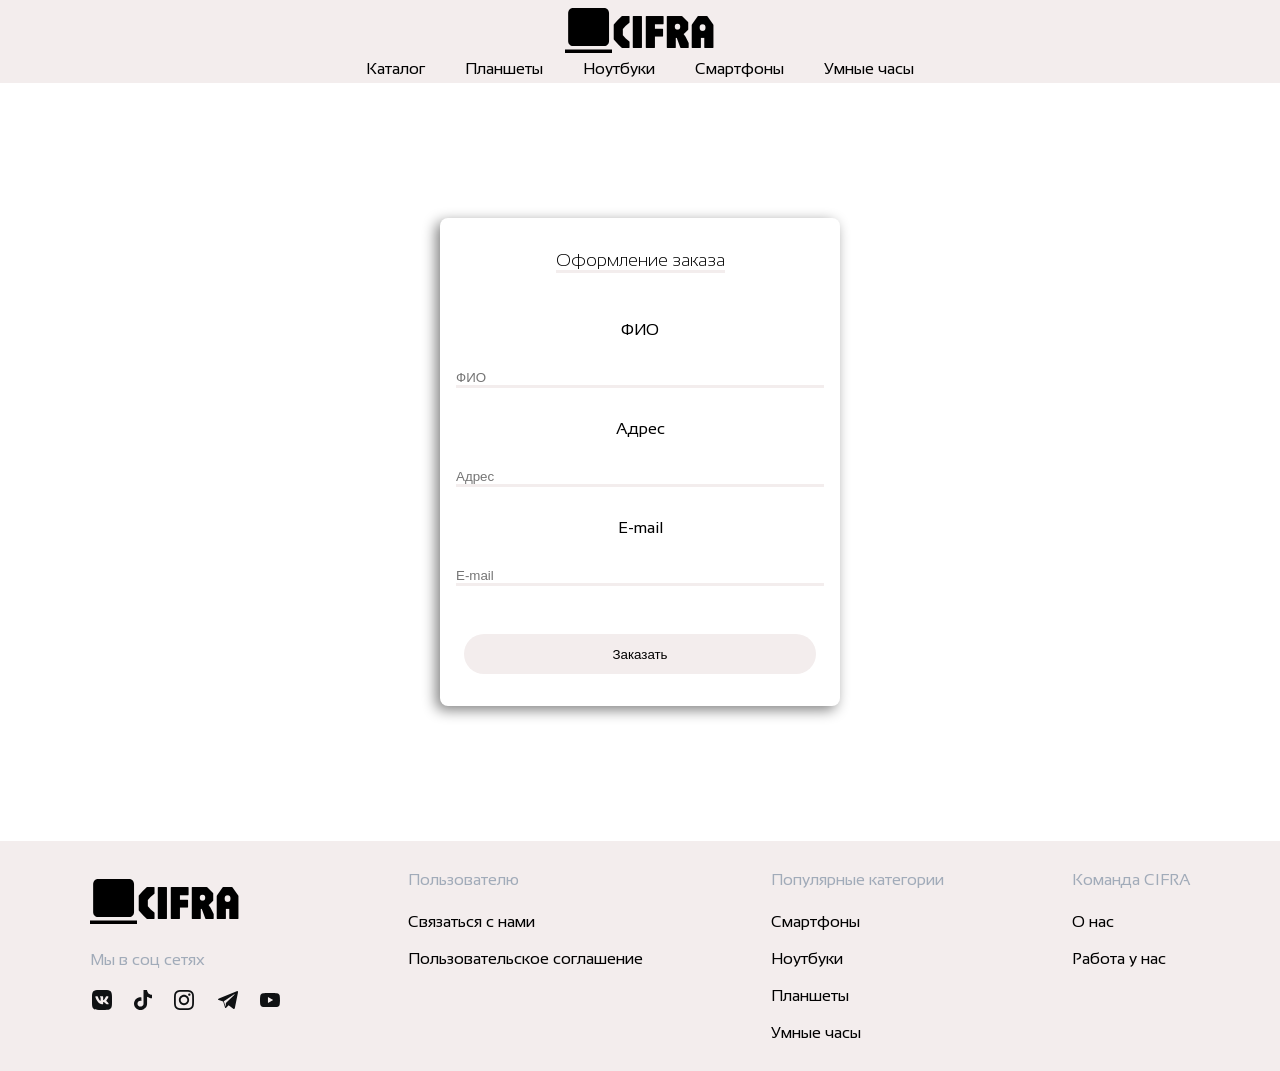
<file: form.html>
<!DOCTYPE html>
<html lang="ru">
<head>
    <link rel="preconnect" href="https://fonts.googleapis.com">
    <link rel="preconnect" href="https://fonts.gstatic.com" crossorigin>
    <link href="https://fonts.googleapis.com/css2?family=Sansation:ital,wght@0,300;0,400;0,700;1,300;1,400;1,700&display=swap" rel="stylesheet">
    <link href="https://fonts.googleapis.com/css2?family=Jaro:opsz@6..72&family=Sansation:ital,wght@0,300;0,400;0,700;1,300;1,400;1,700&display=swap" rel="stylesheet">
    <link rel="stylesheet" href="css/form.css">
    <meta charset="UTF-8">
    <meta name="viewport" content="width=device-width, initial-scale=1.0">
    <title>Форма</title>
</head>
<body>
    <header>
   
        <a href="index.html" class="logo">
            <svg width="43" height="41" viewBox="0 0 43 41" fill="none" xmlns="http://www.w3.org/2000/svg">
                <path d="M7.16667 0C6.02624 0 4.93251 0.498419 4.12611 1.38561C3.3197 2.2728 2.86667 3.47609 2.86667 4.73077V29.9615C2.86667 31.2162 3.3197 32.4195 4.12611 33.3067C4.93251 34.1939 6.02624 34.6923 7.16667 34.6923H35.8333C36.9738 34.6923 38.0675 34.1939 38.8739 33.3067C39.6803 32.4195 40.1333 31.2162 40.1333 29.9615V4.73077C40.1333 3.47609 39.6803 2.2728 38.8739 1.38561C38.0675 0.498419 36.9738 0 35.8333 0H7.16667ZM0 41H43V37.8462H0V41Z" fill="black"/>
            </svg>

            <p>CIFRA</p>
        </a>

        <button class="burger-menu">☰</button>

        <nav>
            <button class="close-btn">✕</button>
            <ul>
                <li><a href="catalog.html?cat=all">Каталог</a></li>
                <li><a href="catalog.html?cat=tablets">Планшеты</a></li>
                <li><a href="catalog.html?cat=laptops">Ноутбуки</a></li>
                <li><a href="catalog.html?cat=smartphones">Смартфоны</a></li>
                <li><a href="catalog.html?cat=watches">Умные часы</a></li>
            </ul>
        </nav>
    </header>

    <section>
        <form action="./">
            <h1>Оформление заказа</h1>

            <div class="labels">
                <input type="hidden" name="success" value="1">

                <label for="name">ФИО</label>
                <input type="text"  placeholder="ФИО" name="name" required>

                <label for="adres">Адрес</label>
                <input type="text" placeholder="Адрес" name="adres" required>

                <label for="mail">E-mail</label>
                <input type="email" placeholder="E-mail" name="mail" required>
            </div>

            <button type="submit" >
                Заказать
            </button>
        </form>
    </section>

    <footer>
        <div class="footerleft">
            <a href="index.html" class="footerlogo">
                <svg width="43" height="41" viewBox="0 0 43 41" fill="none" xmlns="http://www.w3.org/2000/svg">
                <path d="M7.16667 0C6.02624 0 4.93251 0.498419 4.12611 1.38561C3.3197 2.2728 2.86667 3.47609 2.86667 4.73077V29.9615C2.86667 31.2162 3.3197 32.4195 4.12611 33.3067C4.93251 34.1939 6.02624 34.6923 7.16667 34.6923H35.8333C36.9738 34.6923 38.0675 34.1939 38.8739 33.3067C39.6803 32.4195 40.1333 31.2162 40.1333 29.9615V4.73077C40.1333 3.47609 39.6803 2.2728 38.8739 1.38561C38.0675 0.498419 36.9738 0 35.8333 0H7.16667ZM0 41H43V37.8462H0V41Z" fill="black"/>
                </svg>

                <h1>CIFRA</h1>
            </a>

            <p>Мы в соц сетях</p>

            <div class="socweb">

                <a href="#">
                    <svg width="24" height="24" viewBox="0 0 24 24" fill="none" xmlns="http://www.w3.org/2000/svg">
                    <path d="M15.0728 1.99963C20.6769 1.99965 21.9995 3.333 21.9995 8.93713V15.0729C21.9995 20.6771 20.6663 21.9996 15.062 21.9996H8.92627C3.32238 21.9996 1.99951 20.6663 1.99951 15.0621V8.92639C1.99958 3.33296 3.333 1.99965 8.93701 1.99963H15.0728ZM5.854 8.35413C5.43733 8.35413 5.354 8.55236 5.354 8.77112C5.35422 9.15713 5.84373 11.0735 7.65576 13.6041C8.86412 15.3333 10.5623 16.2711 12.104 16.2711C13.0309 16.2711 13.146 16.0627 13.146 15.7086V14.3961C13.146 13.9796 13.2289 13.8962 13.5308 13.8961C13.7495 13.8961 14.1144 14.0003 14.979 14.8336C15.9683 15.823 16.1352 16.271 16.687 16.2711H18.146C18.5623 16.271 18.7706 16.0627 18.646 15.6569C18.5106 15.2506 18.0415 14.6562 17.4165 13.9479C17.0728 13.5417 16.5625 13.1149 16.4165 12.8961C16.1978 12.6149 16.2603 12.4892 16.4165 12.2496C16.4359 12.2122 18.1984 9.73487 18.3745 8.88538C18.4683 8.57287 18.3745 8.35413 17.937 8.35413H16.479C16.104 8.35413 15.937 8.55236 15.8433 8.77112C15.8321 8.7985 15.0961 10.5919 14.0522 11.7496C13.7085 12.0934 13.562 12.1979 13.3745 12.1979C13.2808 12.1977 13.146 12.0931 13.146 11.7809V8.88538C13.146 8.51046 13.0414 8.35416 12.729 8.35413H10.437C10.2081 8.35422 10.0623 8.53102 10.062 8.68713C10.062 9.0413 10.5835 9.125 10.646 10.1041V12.2496C10.646 12.7184 10.562 12.8024 10.3745 12.8024C9.88481 12.8019 8.67652 10.989 7.96826 8.90588C7.82248 8.52074 7.68689 8.35413 7.31201 8.35413H5.854Z" fill="#0F1113"/>
                    </svg>
                </a>

                <a href="#">
                    <svg width="18" height="20" viewBox="0 0 18 20" fill="none" xmlns="http://www.w3.org/2000/svg">
                    <path d="M15.7584 4.27729C15.6183 4.20752 15.4818 4.13104 15.3496 4.04813C14.9651 3.80333 14.6125 3.51489 14.2995 3.18901C13.5165 2.32613 13.224 1.45076 13.1163 0.837875H13.1206C13.0306 0.32915 13.0678 0 13.0734 0H9.50666V13.2818C9.50666 13.4602 9.50666 13.6364 9.49887 13.8106C9.49887 13.8322 9.49671 13.8522 9.49541 13.8756C9.49541 13.8851 9.49541 13.8951 9.49325 13.9051C9.49325 13.9076 9.49325 13.9101 9.49325 13.9126C9.45565 14.3892 9.29702 14.8495 9.03131 15.2532C8.7656 15.6568 8.40096 15.9914 7.96945 16.2275C7.51973 16.4739 7.01109 16.6032 6.49369 16.6025C4.83188 16.6025 3.48504 15.2976 3.48504 13.686C3.48504 12.0744 4.83188 10.7695 6.49369 10.7695C6.80826 10.7692 7.12089 10.8169 7.41999 10.9107L7.42431 7.41338C6.51634 7.30043 5.59391 7.36992 4.71522 7.61747C3.83653 7.86502 3.02065 8.28524 2.31905 8.85164C1.70428 9.36603 1.18745 9.97979 0.791797 10.6653C0.641235 10.9153 0.0731662 11.9198 0.00437489 13.5502C-0.0388901 14.4755 0.249687 15.4342 0.38727 15.8305V15.8388C0.4738 16.0721 0.809103 16.8683 1.35554 17.5395C1.79617 18.078 2.31675 18.5509 2.90053 18.9432V18.9349L2.90918 18.9432C4.63589 20.0732 6.55036 19.999 6.55036 19.999C6.88177 19.9861 7.99195 19.999 9.25269 19.4236C10.651 18.7857 11.4471 17.8354 11.4471 17.8354C11.9557 17.2675 12.3601 16.6204 12.6429 15.9217C12.9657 15.1047 13.0734 14.1247 13.0734 13.7331V6.68675C13.1167 6.71175 13.693 7.07881 13.693 7.07881C13.693 7.07881 14.5232 7.59129 15.8186 7.92502C16.7479 8.16251 18 8.21251 18 8.21251V4.80268C17.5613 4.84851 16.6705 4.71518 15.7584 4.27729Z" fill="#0F1113"/>
                    </svg>
                </a>

                <a href="#">
                    <svg width="24" height="24" viewBox="0 0 24 24" fill="none" xmlns="http://www.w3.org/2000/svg">
                    <path fill-rule="evenodd" clip-rule="evenodd" d="M7.87701 2.06018C8.94358 2.01151 9.28416 2 12 2C14.7158 2 15.0564 2.01151 16.1229 2.06018C17.1874 2.10873 17.9143 2.27778 18.5504 2.52501C19.208 2.78053 19.7656 3.12245 20.3215 3.67839C20.8775 4.23435 21.2195 4.79203 21.475 5.44958C21.7222 6.08569 21.8913 6.81259 21.9398 7.87701C21.9885 8.94362 22 9.28416 22 12C22 14.7158 21.9885 15.0564 21.9398 16.123C21.8913 17.1874 21.7222 17.9143 21.475 18.5504C21.2195 19.208 20.8775 19.7656 20.3215 20.3215C19.7656 20.8775 19.208 21.2195 18.5504 21.475C17.9143 21.7222 17.1874 21.8913 16.1229 21.9398C15.0564 21.9885 14.7158 22 12 22C9.28416 22 8.94358 21.9885 7.87701 21.9398C6.81259 21.8913 6.08569 21.7222 5.44958 21.475C4.79203 21.2195 4.23432 20.8775 3.67839 20.3215C3.12242 19.7656 2.78053 19.2079 2.52496 18.5504C2.27775 17.9143 2.10873 17.1874 2.06014 16.123C2.01147 15.0564 2 14.7158 2 12C2 9.28413 2.01147 8.94362 2.06014 7.87701C2.10873 6.81259 2.27775 6.08569 2.52496 5.44958C2.78053 4.79203 3.12242 4.23435 3.67839 3.67839C4.23432 3.12245 4.79203 2.78053 5.44958 2.52501C6.08569 2.27778 6.81259 2.10873 7.87701 2.06018ZM16.0408 3.86007C14.9864 3.81196 14.6701 3.8018 12 3.8018C9.32985 3.8018 9.0136 3.81196 7.9591 3.86007C6.98415 3.90457 6.45462 4.06748 6.10225 4.20443C5.63551 4.38584 5.30235 4.60253 4.95244 4.95248C4.60253 5.30239 4.38579 5.63551 4.20438 6.10229C4.06748 6.45466 3.90457 6.98415 3.86007 7.95915C3.81196 9.0136 3.8018 9.32989 3.8018 12C3.8018 14.6701 3.81196 14.9864 3.86007 16.0408C3.90457 17.0158 4.06748 17.5454 4.20438 17.8977C4.38579 18.3645 4.60253 18.6976 4.95244 19.0475C5.30235 19.3975 5.63551 19.6142 6.10225 19.7955C6.45462 19.9325 6.98415 20.0955 7.95915 20.1399C9.01345 20.188 9.32965 20.1982 12 20.1982C14.6703 20.1982 14.9865 20.188 16.0408 20.1399C17.0158 20.0955 17.5453 19.9325 17.8976 19.7955C18.3645 19.6142 18.6976 19.3975 19.0475 19.0475C19.3975 18.6976 19.6141 18.3645 19.7955 17.8977C19.9325 17.5454 20.0954 17.0158 20.1399 16.0408C20.188 14.9864 20.1982 14.6701 20.1982 12C20.1982 9.32989 20.188 9.0136 20.1399 7.95915C20.0954 6.98415 19.9325 6.45466 19.7955 6.10229C19.6141 5.63551 19.3975 5.30239 19.0475 4.95244C18.6976 4.60253 18.3645 4.38584 17.8976 4.20443C17.5453 4.06748 17.0158 3.90457 16.0408 3.86007ZM8.66663 12C8.66663 13.8409 10.159 15.3334 12 15.3334C13.8409 15.3334 15.3334 13.8409 15.3334 12C15.3334 10.159 13.8409 8.66666 12 8.66666C10.159 8.66666 8.66663 10.159 8.66663 12ZM6.86483 12C6.86483 9.16393 9.16393 6.86487 12 6.86487C14.836 6.86487 17.1351 9.16393 17.1351 12C17.1351 14.8361 14.836 17.1351 12 17.1351C9.16393 17.1351 6.86483 14.8361 6.86483 12ZM17.338 7.86196C18.0007 7.86196 18.538 7.32473 18.538 6.66198C18.538 5.99923 18.0007 5.462 17.338 5.462C16.6753 5.462 16.138 5.99923 16.138 6.66198C16.138 7.32473 16.6753 7.86196 17.338 7.86196Z" fill="#0F1113"/>
                    </svg>
                </a>

                <a href="#">
                    <svg width="24" height="24" viewBox="0 0 24 24" fill="none" xmlns="http://www.w3.org/2000/svg">
                    <path d="M20.7215 3.14513L2.92984 10.4988C1.72917 10.9657 1.72917 11.7828 2.71153 12.0163L7.18673 13.5337L8.93315 19.1365C9.15146 19.7202 9.0423 19.9536 9.58806 19.9536C10.0247 19.9536 10.243 19.7202 10.4613 19.4867C10.5704 19.37 11.5528 18.3195 12.6443 17.1522L17.2286 20.7707C18.1019 21.2376 18.6476 21.0042 18.8659 19.9536L21.9221 4.66256C22.2496 3.37858 21.4855 2.67823 20.7215 3.14513ZM18.4293 6.6469L9.91551 14.9344L9.58806 18.7864L7.84164 13.1835L17.8836 6.41345C18.3202 6.06327 18.7568 6.29672 18.4293 6.6469Z" fill="#0F1113"/>
                    </svg>
                </a>

                <a href="#">
                    <svg width="20" height="15" viewBox="0 0 20 15" fill="none" xmlns="http://www.w3.org/2000/svg">
                    <path fill-rule="evenodd" clip-rule="evenodd" d="M19.5821 2.2003C19.3521 1.33422 18.6744 0.652113 17.8139 0.420633C16.2542 0 10 0 10 0C10 0 3.74587 0 2.18614 0.420633C1.32565 0.652147 0.647937 1.33422 0.41792 2.2003C0 3.77014 0 7.0455 0 7.0455C0 7.0455 0 10.3207 0.41792 11.8906C0.647937 12.7567 1.32565 13.4104 2.18614 13.6419C3.74587 14.0625 10 14.0625 10 14.0625C10 14.0625 16.2542 14.0625 17.8139 13.6419C18.6744 13.4104 19.3521 12.7567 19.5821 11.8906C20 10.3207 20 7.0455 20 7.0455C20 7.0455 20 3.77014 19.5821 2.2003ZM7.95455 10.0192V4.07172L13.1818 7.0455L7.95455 10.0192Z" fill="#0F1113"/>
                    </svg>
                </a>


            </div>
        </div>
        
        <div class="upper">
            <p class="mainp">Пользователю</p>
            <div>
                <a href="about.html">Связаться с нами</a>
                <a href="about.html">Пользовательское соглашение</a>
            </div>
        </div>

        <div class="upper">
            <p class="mainp">Популярные категории</p>
            <div>
                <a href="catalog.html?cat=smartphones">Смартфоны</a>
                <a href="catalog.html?cat=laptops">Ноутбуки</a>
                <a href="catalog.html?cat=tablets">Планшеты</a>
                <a href="catalog.html?cat=watches">Умные часы</a>
            </div>
        </div>

        <div class="upper">
            <p class="mainp">Команда CIFRA</p>
            <div>
                <a href="about.html">О нас</a>
                <a href="about.html">Работа у нас</a>
            </div>
        </div>
    </footer>

    <script src="js/burger.js"></script>
</body>
</html>
</file>
<file: css/main.css>
* {
  margin: 0;
  padding: 0;
  box-sizing: border-box;
}

body {
  font-family: "Sansation", sans-serif;
  display: flex;
  flex-direction: column;
  gap: 30px;
}

.models {
  display: flex;
  justify-content: center;
  align-items: center;
  gap: 150px;
  padding: 0 40px;
}
.models a {
  color: #000;
  border-radius: 50px;
  width: 368px;
  aspect-ratio: 1/1;
  display: flex;
  flex-direction: column;
  flex: 0 1 368px;
  justify-content: center;
  align-items: center;
  background: #F3EDED;
  text-decoration: none;
  transition: transform 0.3s ease, box-shadow 0.3s ease;
}
.models a:hover {
  transform: scale(1.03);
  box-shadow: 0 10px 30px rgba(0, 0, 0, 0.1);
}
.models a img {
  max-width: 70%;
  aspect-ratio: 1/1;
  -o-object-fit: contain;
     object-fit: contain;
}
.models a p {
  font-size: 16px;
  text-align: center;
}

.goods {
  background: #F3EDED;
  display: flex;
  flex-direction: column;
  justify-content: center;
  height: 740px;
  gap: 50px;
  clip-path: polygon(0 0, 100% 10%, 100% 100%, 0 90%);
  padding-bottom: 80px;
}
.goods h1 {
  display: flex;
  height: 104px;
  width: 100%;
  align-items: center;
  justify-content: center;
}
.goods .assort {
  display: flex;
  flex-direction: row;
  justify-content: center;
  align-items: center;
  gap: 75px;
  padding: 0 40px;
}
.goods .assort .card {
  display: flex;
  flex-direction: column;
  flex: 0 1 300px;
  min-width: 0px;
}
.goods .assort .card a {
  text-decoration: none;
  display: block;
  color: inherit;
  transition: transform 0.3s ease, box-shadow 0.3s ease;
  border-radius: 50px;
}
.goods .assort .card a:hover {
  transform: scale(1.03);
  box-shadow: 0 10px 30px rgba(0, 0, 0, 0.1);
}
.goods .assort .card div {
  width: 100%;
  aspect-ratio: 1/1;
  display: flex;
  flex-direction: column;
  align-items: center;
  justify-content: center;
  border-radius: 50px;
  background: #fff;
}
.goods .assort .card div img {
  max-width: 80%;
  height: auto;
}
.goods .assort .card p {
  width: 100%;
  margin-top: 10px;
  font-size: 20px;
  text-align: center;
}

article {
  display: flex;
  flex-direction: column;
  gap: 15px;
}
article .top {
  font-size: 58px;
  font-weight: 300;
  padding-left: 50px;
  max-width: 1080px;
}
article section {
  display: flex;
  flex-direction: row;
  justify-content: center;
  gap: clamp(20px, 10vw, 180px);
  margin: 0 auto;
  padding: 0 50px;
  width: 100%;
  box-sizing: border-box;
}
article section div {
  display: flex;
  flex-direction: column;
  align-items: center;
  flex: 0 1 250px;
  min-width: 0;
}
article section div .number {
  font-size: clamp(60px, 8vw, 128px);
}
article section div p {
  font-size: clamp(18px, 3vw, 48px);
  text-align: center;
  font-weight: 300;
  width: 100%;
}

@media (max-width: 768px) {
  .models {
    gap: 50px;
  }
  .models a {
    border-radius: 25px;
  }
  .models a p {
    font-size: 11px;
    text-align: center;
  }
  .goods {
    height: 400px;
    gap: 20px;
    padding-bottom: 30px;
  }
  .goods h1 {
    font-size: 25px;
    height: 54px;
  }
  .goods .assort {
    gap: 20px;
    padding: 0 40px;
  }
  .goods .assort .card div {
    border-radius: 25px;
  }
  .goods .assort .card p {
    font-size: 12px;
  }
  article {
    gap: 5px;
  }
  article .top {
    font-size: 30px;
  }
  article section div .number {
    font-size: clamp(40px, 3vw, 128px);
  }
  article section div p {
    font-size: clamp(15px, 2vw, 48px);
  }
}
@media (max-width: 426px) {
  .models {
    flex-direction: column;
    gap: 30px;
  }
  .models a {
    max-width: 300px;
    width: 100%;
    flex-direction: column;
    flex: 0 1 200px;
  }
  .goods {
    gap: 20px;
    clip-path: none;
    height: auto;
    min-height: -moz-min-content;
    min-height: min-content;
  }
  .goods h1 {
    padding-top: 10px;
    display: flex;
    width: 100%;
  }
  .goods .assort {
    flex-wrap: wrap;
    justify-content: center;
    align-items: flex-start;
    gap: 20px;
    padding: 0 20px;
  }
  .goods .assort .card {
    flex-direction: column;
    width: calc(50% - 10px);
    max-width: 170px;
    flex: 0 0 auto;
  }
  .goods .assort .card div {
    width: 100%;
    border-radius: 40px;
  }
  .goods .assort .card p {
    display: none;
  }
  article {
    gap: 15px;
  }
  article .top {
    font-size: 38px;
    padding-left: 10px;
  }
  article section {
    flex-direction: column;
    gap: 25px;
  }
  article section div {
    flex: 0 1 auto;
  }
  article section div .number {
    font-size: 96px;
  }
  article section div p {
    font-size: 36px;
  }
}
header {
  background: #F3EDED;
  display: flex;
  flex-direction: column;
  align-items: center;
  width: 100%;
  margin: 0;
  padding: 0;
}
header nav {
  height: 23px;
}
header nav ul a {
  display: inline-block;
  text-decoration: none;
  color: #000;
  text-align: center;
  transition: opacity 0.2s ease;
}
header nav ul a:hover {
  opacity: 0.6;
}
header nav ul a.active {
  font-weight: 700;
}
header nav ul {
  font-size: 16px;
  margin: 0;
  padding: 0;
  display: flex;
  justify-content: center;
  gap: 40px;
  list-style: none;
}
header button {
  display: none;
}
header .logo {
  display: flex;
  align-items: center;
  gap: 0px;
  text-decoration: none;
  color: #000;
}
header .logo p {
  font-family: "Jaro", sans-serif;
  font-weight: bold;
  font-size: 48px;
  margin: 0;
}
header .logo svg {
  height: 45px;
  width: auto;
}

@media (max-width: 768px) {
  header .logo h1 {
    font-size: 38px;
  }
  header .logo svg {
    height: 35px;
  }
  nav ul {
    font-size: 12px;
    gap: 20px;
  }
  nav ul li {
    font-size: clamp(10px, 3vw, 14px);
  }
  .models {
    gap: 50px;
  }
  .models a {
    border-radius: 25px;
  }
  .models a p {
    font-size: 11px;
    text-align: center;
  }
}
@media (max-width: 426px) {
  header {
    flex-direction: row;
    padding: 10px 20px;
    gap: 0;
  }
  header .logo {
    position: relative;
    left: 50%;
    transform: translateX(-50%);
  }
  header button {
    display: block;
    font-size: 30px;
    background: none;
    border: none;
    margin-left: auto;
  }
  header nav {
    position: fixed;
    top: -100%;
    left: 0;
    width: 100%;
    height: 70%;
    background-color: #fff;
    transition: top 0.4s ease;
    box-shadow: 0 4px 10px rgba(0, 0, 0, 0.1);
  }
  header nav.active {
    top: 0;
  }
  header nav .close-btn {
    position: absolute;
    top: 20px;
    right: 20px;
    background: none;
    border: none;
    font-size: 30px;
  }
  header nav ul {
    display: flex;
    flex-direction: column;
    align-items: center;
    justify-content: center;
    height: 100%;
    list-style: none;
    padding: 0;
    margin: 0;
  }
  header nav ul li {
    margin: 10px 0;
  }
  header nav ul li a {
    text-decoration: none;
    color: black;
    font-size: 18px;
  }
}
footer {
  padding: 30px 20px;
  background: #F3EDED;
  display: flex;
  flex-direction: row;
  justify-content: center;
  align-items: start;
  gap: clamp(20px, 10vw, 130px);
}
footer .footerleft {
  display: flex;
  flex-direction: column;
  gap: 20px;
}
footer .footerleft .socweb {
  align-items: center;
}
footer .footerleft .socweb a:hover {
  opacity: 0.6;
}
footer .footerleft .footerlogo {
  display: flex;
  align-items: center;
  gap: 0px;
  text-decoration: none;
  color: #000;
}
footer .footerleft .footerlogo h1 {
  font-family: "Jaro", sans-serif;
  font-weight: lighter;
  font-size: 48px;
  margin: 0;
}
footer .footerleft .footerlogo svg {
  height: 45px;
  width: auto;
}
footer .footerleft p {
  color: #A1ABB9;
}
footer .footerleft div {
  display: flex;
  min-width: 0;
  flex-direction: row;
  justify-content: center;
  align-items: center;
  gap: 20px;
}
footer .upper {
  display: flex;
  flex-direction: column;
  gap: 25px;
}
footer .upper .mainp {
  color: #A1ABB9;
}
footer .upper a {
  color: #000;
  text-decoration: none;
  font-size: 16px;
  transition: transform 0.2s ease;
}
footer .upper a:hover {
  opacity: 0.6;
}
footer .upper div {
  display: flex;
  flex-direction: column;
  gap: 20px;
}

@media (max-width: 768px) {
  footer {
    flex-wrap: wrap;
    gap: clamp(20px, 5vw, 50px);
  }
  footer p {
    font-size: 12px;
  }
  footer .footerleft .footerlogo h1 {
    font-size: 38px;
    margin: 0;
  }
  footer .footerleft .footerlogo svg {
    height: 35px;
    width: auto;
  }
  footer .footerleft div {
    gap: 20px;
  }
  footer .upper a {
    font-size: 12px;
  }
}
@media (max-width: 426px) {
  footer {
    flex-direction: column;
  }
}/*# sourceMappingURL=main.css.map */
</file>
<file: css/about.css>
* {
  margin: 0;
  padding: 0;
  box-sizing: border-box;
}

body {
  font-family: "Sansation", sans-serif;
  display: flex;
  flex-direction: column;
  gap: 30px;
}

section {
  display: flex;
  flex-direction: column;
  gap: 40px;
  margin: 0 24px;
}

.head {
  display: flex;
  flex-direction: column;
  gap: 12px;
}
.head p:first-child {
  font-size: 2em;
  max-width: 786px;
  font-weight: bold;
}
.head p:last-child {
  font-size: 1em;
  max-width: 1153px;
}

.about_numbers {
  display: flex;
  flex-direction: column;
  gap: 15px;
}

.cifra_today {
  font-size: 2em;
  font-weight: bold;
}

.today {
  display: flex;
  flex-flow: row;
  gap: 30px;
  align-items: center;
  justify-content: center;
  background: #F3EDED;
  border-radius: 30px;
  height: 223px;
  padding: 0 10px;
}
.today div {
  display: flex;
  flex-direction: column;
  align-items: center;
  flex: 1;
}
.today div p:first-child {
  font-size: 3em;
  font-weight: bold;
}
.today div p:last-child {
  font-size: 1em;
  text-align: center;
}

.for_smbd {
  display: grid;
  row-gap: 40px;
  padding: 0px clamp(0px, 10vw, 200px);
  grid-template-columns: repeat(2, 1fr);
}
.for_smbd div {
  display: flex;
  flex-direction: column;
  gap: 20px;
}
.for_smbd div p {
  display: flex;
  align-items: center;
  gap: 10px;
  font-size: 1.4em;
  font-weight: bold;
}
.for_smbd div ul {
  display: flex;
  flex-direction: column;
  gap: 20px;
  font-size: 1em;
  margin-left: 25px;
}

.call_us {
  display: flex;
  flex-flow: row;
  gap: 30px;
  align-items: center;
  justify-content: space-between;
  background: #F3EDED;
  border-radius: 30px;
  min-height: 223px;
  padding: 0 50px 0 20px;
}
.call_us .text_box {
  display: flex;
  flex-direction: column;
  gap: 10px;
}
.call_us .text_box p:first-child {
  max-width: 550px;
  font-size: 2em;
  font-weight: bold;
}
.call_us .text_box p:last-child {
  max-width: 775px;
  font-size: 1em;
}
.call_us .number {
  font-size: 2em;
  font-weight: bold;
}

footer {
  padding: 30px 20px;
  background: #F3EDED;
  display: flex;
  flex-direction: row;
  justify-content: center;
  align-items: start;
  gap: clamp(20px, 10vw, 130px);
}
footer .footerleft {
  display: flex;
  flex-direction: column;
  gap: 20px;
}
footer .footerleft .socweb {
  align-items: center;
}
footer .footerleft .socweb a:hover {
  opacity: 0.6;
}
footer .footerleft .footerlogo {
  display: flex;
  align-items: center;
  gap: 0px;
  text-decoration: none;
  color: #000;
}
footer .footerleft .footerlogo h1 {
  font-family: "Jaro", sans-serif;
  font-weight: lighter;
  font-size: 48px;
  margin: 0;
}
footer .footerleft .footerlogo svg {
  height: 45px;
  width: auto;
}
footer .footerleft p {
  color: #A1ABB9;
}
footer .footerleft div {
  display: flex;
  min-width: 0;
  flex-direction: row;
  justify-content: center;
  align-items: center;
  gap: 20px;
}
footer .upper {
  display: flex;
  flex-direction: column;
  gap: 25px;
}
footer .upper .mainp {
  color: #A1ABB9;
}
footer .upper a {
  color: #000;
  text-decoration: none;
  font-size: 16px;
  transition: transform 0.2s ease;
}
footer .upper a:hover {
  opacity: 0.6;
}
footer .upper div {
  display: flex;
  flex-direction: column;
  gap: 20px;
}

@media (max-width: 768px) {
  footer {
    flex-wrap: wrap;
    gap: clamp(20px, 5vw, 50px);
  }
  footer p {
    font-size: 12px;
  }
  footer .footerleft .footerlogo h1 {
    font-size: 38px;
    margin: 0;
  }
  footer .footerleft .footerlogo svg {
    height: 35px;
    width: auto;
  }
  footer .footerleft div {
    gap: 20px;
  }
  footer .upper a {
    font-size: 12px;
  }
}
@media (max-width: 426px) {
  footer {
    flex-direction: column;
  }
}
header {
  background: #F3EDED;
  display: flex;
  flex-direction: column;
  align-items: center;
  width: 100%;
  margin: 0;
  padding: 0;
}
header nav {
  height: 23px;
}
header nav ul a {
  display: inline-block;
  text-decoration: none;
  color: #000;
  text-align: center;
  transition: opacity 0.2s ease;
}
header nav ul a:hover {
  opacity: 0.6;
}
header nav ul a.active {
  font-weight: 700;
}
header nav ul {
  font-size: 16px;
  margin: 0;
  padding: 0;
  display: flex;
  justify-content: center;
  gap: 40px;
  list-style: none;
}
header button {
  display: none;
}
header .logo {
  display: flex;
  align-items: center;
  gap: 0px;
  text-decoration: none;
  color: #000;
}
header .logo p {
  font-family: "Jaro", sans-serif;
  font-weight: bold;
  font-size: 48px;
  margin: 0;
}
header .logo svg {
  height: 45px;
  width: auto;
}

@media (max-width: 768px) {
  header .logo h1 {
    font-size: 38px;
  }
  header .logo svg {
    height: 35px;
  }
  nav ul {
    font-size: 12px;
    gap: 20px;
  }
  nav ul li {
    font-size: clamp(10px, 3vw, 14px);
  }
  .models {
    gap: 50px;
  }
  .models a {
    border-radius: 25px;
  }
  .models a p {
    font-size: 11px;
    text-align: center;
  }
}
@media (max-width: 426px) {
  header {
    flex-direction: row;
    padding: 10px 20px;
    gap: 0;
  }
  header .logo {
    position: relative;
    left: 50%;
    transform: translateX(-50%);
  }
  header button {
    display: block;
    font-size: 30px;
    background: none;
    border: none;
    margin-left: auto;
  }
  header nav {
    position: fixed;
    top: -100%;
    left: 0;
    width: 100%;
    height: 70%;
    background-color: #fff;
    transition: top 0.4s ease;
    box-shadow: 0 4px 10px rgba(0, 0, 0, 0.1);
  }
  header nav.active {
    top: 0;
  }
  header nav .close-btn {
    position: absolute;
    top: 20px;
    right: 20px;
    background: none;
    border: none;
    font-size: 30px;
  }
  header nav ul {
    display: flex;
    flex-direction: column;
    align-items: center;
    justify-content: center;
    height: 100%;
    list-style: none;
    padding: 0;
    margin: 0;
  }
  header nav ul li {
    margin: 10px 0;
  }
  header nav ul li a {
    text-decoration: none;
    color: black;
    font-size: 18px;
  }
}
@media (max-width: 690px) {
  .head p:first-child {
    font-size: 1.4em;
  }
  .head p:last-child {
    font-size: 1em;
  }
  .cifra_today {
    font-size: 1.4em;
  }
  .today div p:first-child {
    font-size: 1.8em;
  }
  .today div p:last-child {
    font-size: 1em;
  }
  .for_smbd {
    grid-template-columns: 1fr;
  }
  .for_smbd div {
    flex-direction: column;
  }
  .for_smbd div p {
    font-size: 1.4em;
  }
  .call_us {
    flex-flow: column;
    gap: 10px;
    padding: 25px 16px;
  }
  .call_us .text_box {
    flex-direction: column;
    gap: 10px;
  }
  .call_us .text_box p:first-child {
    font-size: 1.5em;
    text-align: center;
  }
  .call_us .text_box p:last-child {
    font-size: 1em;
    text-align: center;
  }
  .call_us .number {
    font-size: 1.5em;
    text-align: center;
  }
}
@media (max-width: 500px) {
  .today {
    flex-direction: column;
    align-items: flex-start;
    gap: 5px;
  }
  .today div {
    flex-direction: row;
    gap: 10px;
  }
}/*# sourceMappingURL=about.css.map */
</file>
<file: css/catalog.css>
* {
  margin: 0;
  padding: 0;
  box-sizing: border-box;
}

body {
  font-family: "Sansation", sans-serif;
  display: flex;
  flex-direction: column;
  gap: 30px;
}

h1 {
  text-align: center;
  font-size: 48px;
  font-weight: 200;
}

.filtre {
  margin: 0 60px;
  display: flex;
  flex-direction: column;
  gap: 10px;
  padding: 25px 50px;
  border: #F3EDED solid 3px;
  border-radius: 12px;
}
.filtre .pmain {
  font-size: 24px;
}
.filtre .cost-model {
  display: flex;
  flex-direction: row;
  gap: 20px;
}
.filtre .cost-model p {
  font-size: 20px;
}
.filtre .cost-model .cost-up {
  display: flex;
  flex-direction: column;
  gap: 10px;
  flex: 1;
}
.filtre .cost-model .cost-up .cost-filtre {
  display: flex;
  flex-direction: row;
  gap: 12px;
}
@media (max-width: 768px) {
  .filtre .cost-model .cost-up .cost-filtre {
    flex-direction: column;
    width: 100%;
  }
}
.filtre .cost-model .cost-up .cost-filtre input {
  border: 0;
  display: flex;
  flex: 1;
  background: #F3EDED;
  height: 44px;
  border-radius: 8px;
  align-items: center;
  padding-left: 5px;
}
@media (max-width: 768px) {
  .filtre .cost-model .cost-up .cost-filtre input {
    flex: none;
  }
}
.filtre .cost-model .cost-up .model {
  display: flex;
  flex-direction: column;
  gap: 10px;
}
.filtre .cost-model .cost-up .model .checksmodel {
  display: flex;
  flex-direction: column;
  gap: 10px;
}
.filtre .cost-model .cost-up .model .checksmodel div {
  gap: 4px;
  display: flex;
  flex-direction: row;
}
.filtre .cost-model .cost-up .model .checksmodel div p {
  font-size: 16px;
}
.filtre .cost-model .cost-up .model .checksmodel div input {
  accent-color: #000;
}

.catalog {
  display: flex;
  flex-direction: column;
  align-items: center;
  gap: 80px;
  padding: 40px 0;
  margin: 0 30px;
}
.catalog article {
  display: flex;
  flex-direction: row;
  justify-content: space-between;
  align-items: center;
  background: #F3EDED;
  border-radius: 30px;
  width: 100%;
  max-width: 1320px;
  height: 200px;
}
.catalog article img {
  height: 200px;
  width: 200px;
  -o-object-fit: contain;
     object-fit: contain;
}

.info {
  display: flex;
  flex-direction: column;
  align-items: center;
  gap: 20px;
  flex: 1;
  height: 100%;
}
.info .name-cost {
  display: flex;
  flex-direction: row;
  align-items: center;
  justify-content: center;
  width: 100%;
  padding-top: 10px;
}

.name {
  font-size: 24px;
  font-weight: bold;
  white-space: nowrap;
  padding-left: 20px;
  flex: 1;
  text-align: center;
}

.cost {
  color: #000;
  text-decoration: none;
  align-self: center;
  font-size: 20px;
  padding-left: 20px;
}

.mobile-img {
  display: none;
}

.specs {
  display: grid;
  grid-template-columns: repeat(2, 1fr);
  grid-template-rows: repeat(4, 26px);
  row-gap: 10px;
  -moz-column-gap: 100px;
       column-gap: 100px;
  justify-items: center;
  align-items: center;
}
.specs p {
  font-size: 14px;
  text-align: center;
}

.more {
  margin-right: 25px;
  display: flex;
  height: 75px;
  width: 180px;
  background: #fff;
  justify-content: center;
  align-items: center;
  border-radius: 50px;
  text-decoration: none;
  color: #000;
  font-size: 20px;
  transition: transform 0.3s ease, box-shadow 0.3s ease;
}
.more:hover {
  transform: scale(1.03);
  box-shadow: 0 10px 30px rgba(0, 0, 0, 0.1);
}

header {
  background: #F3EDED;
  display: flex;
  flex-direction: column;
  align-items: center;
  width: 100%;
  margin: 0;
  padding: 0;
}
header nav {
  height: 23px;
}
header nav ul a {
  display: inline-block;
  text-decoration: none;
  color: #000;
  text-align: center;
  transition: opacity 0.2s ease;
}
header nav ul a:hover {
  opacity: 0.6;
}
header nav ul a.active {
  font-weight: 700;
}
header nav ul {
  font-size: 16px;
  margin: 0;
  padding: 0;
  display: flex;
  justify-content: center;
  gap: 40px;
  list-style: none;
}
header button {
  display: none;
}
header .logo {
  display: flex;
  align-items: center;
  gap: 0px;
  text-decoration: none;
  color: #000;
}
header .logo p {
  font-family: "Jaro", sans-serif;
  font-weight: bold;
  font-size: 48px;
  margin: 0;
}
header .logo svg {
  height: 45px;
  width: auto;
}

@media (max-width: 768px) {
  header .logo h1 {
    font-size: 38px;
  }
  header .logo svg {
    height: 35px;
  }
  nav ul {
    font-size: 12px;
    gap: 20px;
  }
  nav ul li {
    font-size: clamp(10px, 3vw, 14px);
  }
  .models {
    gap: 50px;
  }
  .models a {
    border-radius: 25px;
  }
  .models a p {
    font-size: 11px;
    text-align: center;
  }
}
@media (max-width: 426px) {
  header {
    flex-direction: row;
    padding: 10px 20px;
    gap: 0;
  }
  header .logo {
    position: relative;
    left: 50%;
    transform: translateX(-50%);
  }
  header button {
    display: block;
    font-size: 30px;
    background: none;
    border: none;
    margin-left: auto;
  }
  header nav {
    position: fixed;
    top: -100%;
    left: 0;
    width: 100%;
    height: 70%;
    background-color: #fff;
    transition: top 0.4s ease;
    box-shadow: 0 4px 10px rgba(0, 0, 0, 0.1);
  }
  header nav.active {
    top: 0;
  }
  header nav .close-btn {
    position: absolute;
    top: 20px;
    right: 20px;
    background: none;
    border: none;
    font-size: 30px;
  }
  header nav ul {
    display: flex;
    flex-direction: column;
    align-items: center;
    justify-content: center;
    height: 100%;
    list-style: none;
    padding: 0;
    margin: 0;
  }
  header nav ul li {
    margin: 10px 0;
  }
  header nav ul li a {
    text-decoration: none;
    color: black;
    font-size: 18px;
  }
}
footer {
  padding: 30px 20px;
  background: #F3EDED;
  display: flex;
  flex-direction: row;
  justify-content: center;
  align-items: start;
  gap: clamp(20px, 10vw, 130px);
}
footer .footerleft {
  display: flex;
  flex-direction: column;
  gap: 20px;
}
footer .footerleft .socweb {
  align-items: center;
}
footer .footerleft .socweb a:hover {
  opacity: 0.6;
}
footer .footerleft .footerlogo {
  display: flex;
  align-items: center;
  gap: 0px;
  text-decoration: none;
  color: #000;
}
footer .footerleft .footerlogo h1 {
  font-family: "Jaro", sans-serif;
  font-weight: lighter;
  font-size: 48px;
  margin: 0;
}
footer .footerleft .footerlogo svg {
  height: 45px;
  width: auto;
}
footer .footerleft p {
  color: #A1ABB9;
}
footer .footerleft div {
  display: flex;
  min-width: 0;
  flex-direction: row;
  justify-content: center;
  align-items: center;
  gap: 20px;
}
footer .upper {
  display: flex;
  flex-direction: column;
  gap: 25px;
}
footer .upper .mainp {
  color: #A1ABB9;
}
footer .upper a {
  color: #000;
  text-decoration: none;
  font-size: 16px;
  transition: transform 0.2s ease;
}
footer .upper a:hover {
  opacity: 0.6;
}
footer .upper div {
  display: flex;
  flex-direction: column;
  gap: 20px;
}

@media (max-width: 768px) {
  footer {
    flex-wrap: wrap;
    gap: clamp(20px, 5vw, 50px);
  }
  footer p {
    font-size: 12px;
  }
  footer .footerleft .footerlogo h1 {
    font-size: 38px;
    margin: 0;
  }
  footer .footerleft .footerlogo svg {
    height: 35px;
    width: auto;
  }
  footer .footerleft div {
    gap: 20px;
  }
  footer .upper a {
    font-size: 12px;
  }
}
@media (max-width: 426px) {
  footer {
    flex-direction: column;
  }
}
@media (max-width: 768px) {
  h1 {
    font-size: 32px;
  }
  .filtre {
    margin: 0px;
    gap: 10px;
    padding: 10px 10px;
    border: #F3EDED solid 3px;
    border-radius: 0px;
  }
  .catalog {
    gap: 30px;
    padding: 0;
  }
  article {
    padding: 15px;
    flex: 1;
  }
  article .info {
    width: 100%;
    height: auto;
    gap: 0px;
  }
  article .info .name-cost {
    justify-content: space-between;
    align-items: center;
    padding-top: 0;
    margin-bottom: 10px;
  }
  article .info .name-cost .name {
    position: static;
    transform: none;
    margin: 0;
    padding: 0;
    font-size: clamp(14px, 4vw, 20px);
    text-align: center;
    flex: 1;
  }
  article .info .name-cost .cost {
    padding: 0;
    display: flex;
    height: 45px;
    width: 100px;
    background: #fff;
    justify-content: center;
    align-items: center;
    border-radius: 50px;
    text-decoration: none;
    color: #000;
    font-size: 16px;
    transition: transform 0.3s ease, box-shadow 0.3s ease;
  }
  article .info .name-cost .cost:hover {
    transform: scale(1.03);
    box-shadow: 0 10px 30px rgba(0, 0, 0, 0.1);
  }
  article .mobile-img-specs {
    display: flex;
    width: 100%;
    flex-direction: row;
    gap: clamp(10px, 4vw, 25px);
    align-items: center;
  }
  article .mobile-img-specs .mobile-img {
    display: block;
    width: 80px !important;
    height: 80px;
    -o-object-fit: contain;
       object-fit: contain;
  }
  article .mobile-img-specs .specs {
    align-self: center;
    -moz-column-gap: clamp(5px, 30vw, 30px);
         column-gap: clamp(5px, 30vw, 30px);
  }
  article .mobile-img-specs .specs p {
    font-size: 12px;
    text-align: center;
  }
  article .desktop-img, article .more {
    display: none;
  }
}
@media (max-width: 426px) {
  .mobile-img-specs .specs {
    display: flex;
    flex-direction: column;
    grid-template-columns: none;
    gap: 4px;
    align-self: center;
  }
  .mobile-img-specs .specs p {
    font-size: 12px;
    text-align: center;
  }
  .mobile-img-specs .specs p:nth-child(even) {
    display: none;
  }
}/*# sourceMappingURL=catalog.css.map */
</file>
<file: css/form.css>
* {
  margin: 0;
  padding: 0;
  box-sizing: border-box;
}

body {
  font-family: "Sansation", sans-serif;
  display: flex;
  flex-direction: column;
  gap: 135px;
}

section {
  display: flex;
  justify-content: center;
  padding: 0 10px;
}

form {
  display: flex;
  flex-direction: column;
  gap: 48px;
  justify-content: center;
  align-items: center;
  padding: 32px 16px;
  border-radius: 8px;
  box-shadow: -4px 4px 14px grey;
  width: 100%;
  max-width: 400px;
  align-self: center;
}
form h1 {
  font-size: 18px;
  font-weight: 300;
  border-bottom: #F3EDED solid 3px;
}
form .labels {
  display: flex;
  flex-direction: column;
  width: 100%;
  gap: 32px;
}
form .labels label {
  text-align: center;
}
form .labels input {
  border: 0;
  outline: none;
  border-bottom: #F3EDED solid 3px;
}
form button {
  background: #F3EDED;
  height: 40px;
  width: 100%;
  max-width: 352px;
  border-radius: 30px;
  border: 0;
  transition: transform 0.3s ease, box-shadow 0.3s ease;
}
form button:hover {
  transform: scale(1.03);
  box-shadow: 0 10px 30px rgba(0, 0, 0, 0.1);
}

footer {
  padding: 30px 20px;
  background: #F3EDED;
  display: flex;
  flex-direction: row;
  justify-content: center;
  align-items: start;
  gap: clamp(20px, 10vw, 130px);
}
footer .footerleft {
  display: flex;
  flex-direction: column;
  gap: 20px;
}
footer .footerleft .socweb {
  align-items: center;
}
footer .footerleft .socweb a:hover {
  opacity: 0.6;
}
footer .footerleft .footerlogo {
  display: flex;
  align-items: center;
  gap: 0px;
  text-decoration: none;
  color: #000;
}
footer .footerleft .footerlogo h1 {
  font-family: "Jaro", sans-serif;
  font-weight: lighter;
  font-size: 48px;
  margin: 0;
}
footer .footerleft .footerlogo svg {
  height: 45px;
  width: auto;
}
footer .footerleft p {
  color: #A1ABB9;
}
footer .footerleft div {
  display: flex;
  min-width: 0;
  flex-direction: row;
  justify-content: center;
  align-items: center;
  gap: 20px;
}
footer .upper {
  display: flex;
  flex-direction: column;
  gap: 25px;
}
footer .upper .mainp {
  color: #A1ABB9;
}
footer .upper a {
  color: #000;
  text-decoration: none;
  font-size: 16px;
  transition: transform 0.2s ease;
}
footer .upper a:hover {
  opacity: 0.6;
}
footer .upper div {
  display: flex;
  flex-direction: column;
  gap: 20px;
}

@media (max-width: 768px) {
  footer {
    flex-wrap: wrap;
    gap: clamp(20px, 5vw, 50px);
  }
  footer p {
    font-size: 12px;
  }
  footer .footerleft .footerlogo h1 {
    font-size: 38px;
    margin: 0;
  }
  footer .footerleft .footerlogo svg {
    height: 35px;
    width: auto;
  }
  footer .footerleft div {
    gap: 20px;
  }
  footer .upper a {
    font-size: 12px;
  }
}
@media (max-width: 426px) {
  footer {
    flex-direction: column;
  }
}
header {
  background: #F3EDED;
  display: flex;
  flex-direction: column;
  align-items: center;
  width: 100%;
  margin: 0;
  padding: 0;
}
header nav {
  height: 23px;
}
header nav ul a {
  display: inline-block;
  text-decoration: none;
  color: #000;
  text-align: center;
  transition: opacity 0.2s ease;
}
header nav ul a:hover {
  opacity: 0.6;
}
header nav ul a.active {
  font-weight: 700;
}
header nav ul {
  font-size: 16px;
  margin: 0;
  padding: 0;
  display: flex;
  justify-content: center;
  gap: 40px;
  list-style: none;
}
header button {
  display: none;
}
header .logo {
  display: flex;
  align-items: center;
  gap: 0px;
  text-decoration: none;
  color: #000;
}
header .logo p {
  font-family: "Jaro", sans-serif;
  font-weight: bold;
  font-size: 48px;
  margin: 0;
}
header .logo svg {
  height: 45px;
  width: auto;
}

@media (max-width: 768px) {
  header .logo h1 {
    font-size: 38px;
  }
  header .logo svg {
    height: 35px;
  }
  nav ul {
    font-size: 12px;
    gap: 20px;
  }
  nav ul li {
    font-size: clamp(10px, 3vw, 14px);
  }
  .models {
    gap: 50px;
  }
  .models a {
    border-radius: 25px;
  }
  .models a p {
    font-size: 11px;
    text-align: center;
  }
}
@media (max-width: 426px) {
  header {
    flex-direction: row;
    padding: 10px 20px;
    gap: 0;
  }
  header .logo {
    position: relative;
    left: 50%;
    transform: translateX(-50%);
  }
  header button {
    display: block;
    font-size: 30px;
    background: none;
    border: none;
    margin-left: auto;
  }
  header nav {
    position: fixed;
    top: -100%;
    left: 0;
    width: 100%;
    height: 70%;
    background-color: #fff;
    transition: top 0.4s ease;
    box-shadow: 0 4px 10px rgba(0, 0, 0, 0.1);
  }
  header nav.active {
    top: 0;
  }
  header nav .close-btn {
    position: absolute;
    top: 20px;
    right: 20px;
    background: none;
    border: none;
    font-size: 30px;
  }
  header nav ul {
    display: flex;
    flex-direction: column;
    align-items: center;
    justify-content: center;
    height: 100%;
    list-style: none;
    padding: 0;
    margin: 0;
  }
  header nav ul li {
    margin: 10px 0;
  }
  header nav ul li a {
    text-decoration: none;
    color: black;
    font-size: 18px;
  }
}/*# sourceMappingURL=form.css.map */
</file>
